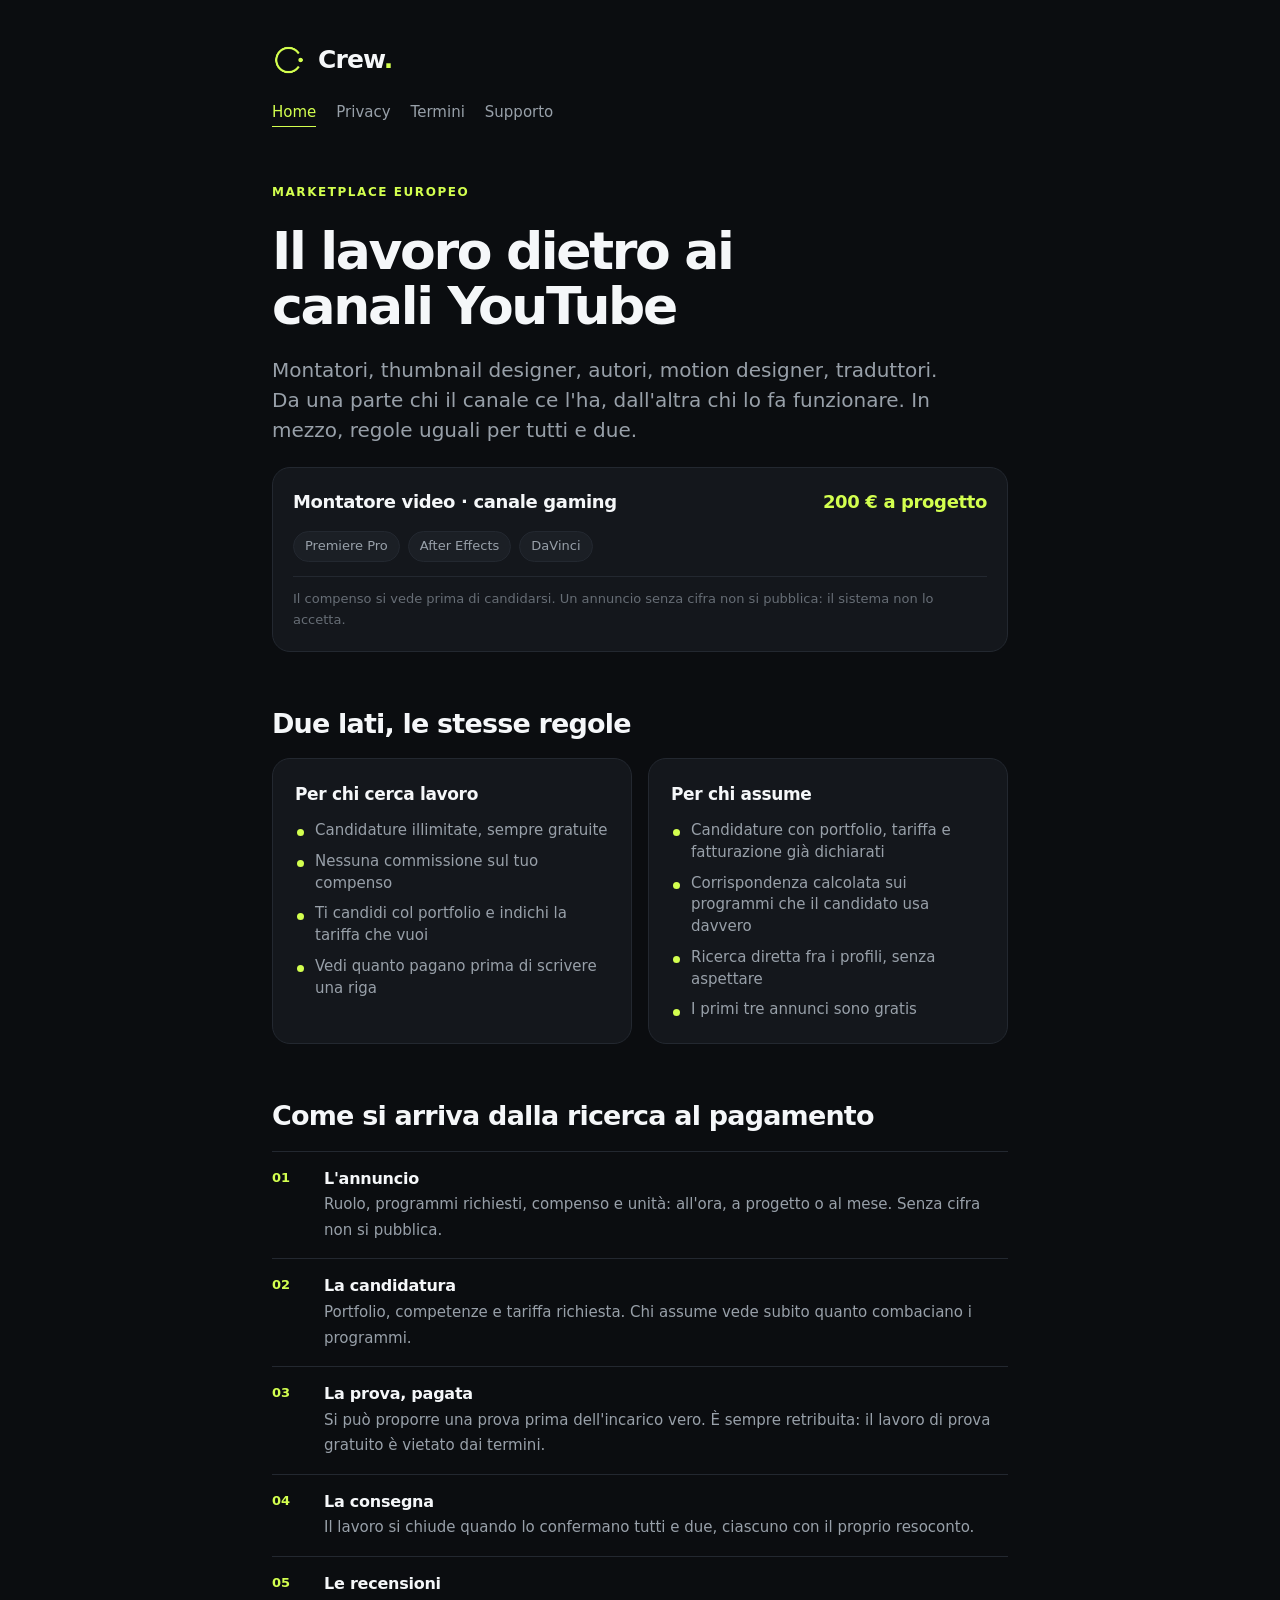
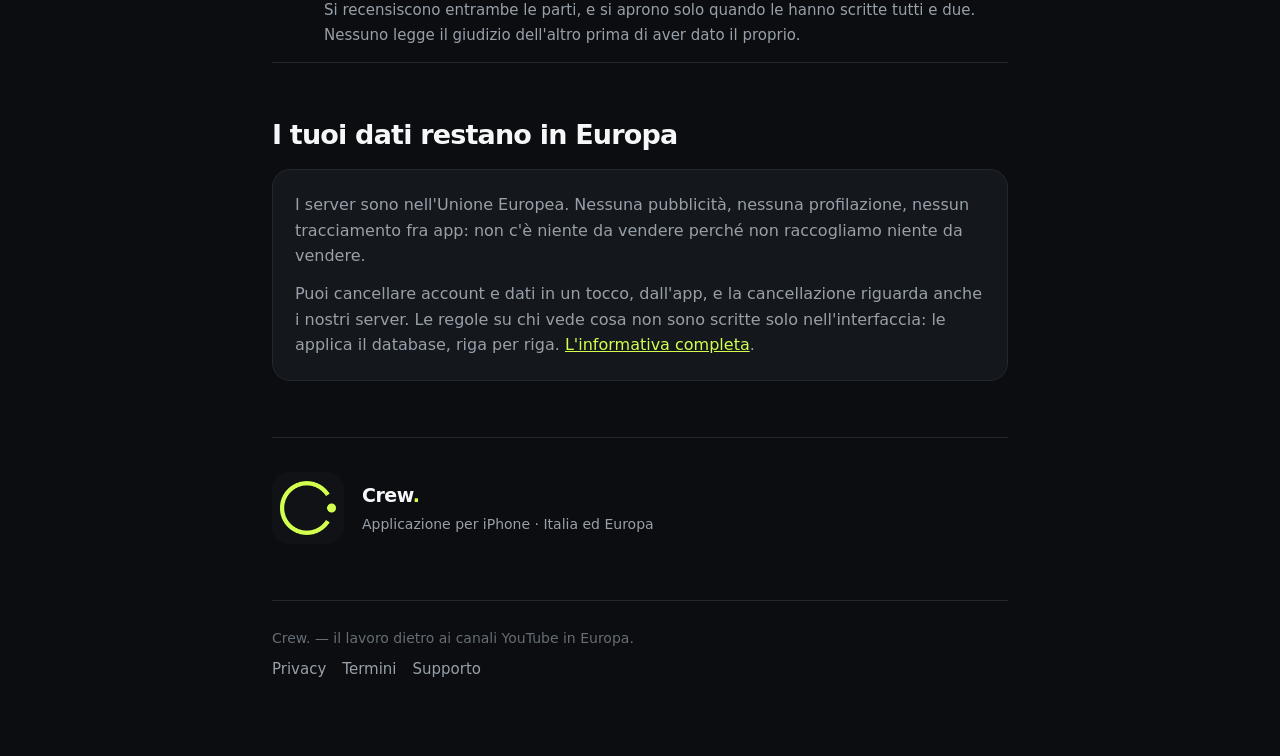
<file: index.html>
<!DOCTYPE html>
<html lang="it">
<head>
<meta charset="utf-8">
<meta name="viewport" content="width=device-width, initial-scale=1">
<title>Crew. — Il lavoro dietro ai canali YouTube in Europa</title>
<meta name="description" content="Il marketplace europeo fra canali YouTube e professionisti. Compenso sempre in chiaro, fatturazione UE, recensioni da entrambe le parti. Per chi lavora è gratis, senza commissioni.">
<meta name="theme-color" content="#0b0d10">
<link rel="icon" href="mark.png">
<link rel="apple-touch-icon" href="logo.png">
<link rel="stylesheet" href="style.css?v=3">
</head>
<body>
<div class="wrap">

<header>
  <a class="brand" href="index.html"><img src="mark.png" alt=""><span>Crew<i>.</i></span></a>
  <nav>
    <a href="index.html" aria-current="page">Home</a>
    <a href="privacy.html">Privacy</a>
    <a href="termini.html">Termini</a>
    <a href="supporto.html">Supporto</a>
  </nav>
</header>

<div class="apertura">
  <p class="occhiello">Marketplace europeo</p>
  <h1>Il lavoro dietro ai canali YouTube</h1>
  <p class="sommario">Montatori, thumbnail designer, autori, motion designer,
  traduttori. Da una parte chi il canale ce l'ha, dall'altra chi lo fa
  funzionare. In mezzo, regole uguali per tutti e due.</p>

  <div class="annuncio">
    <div class="riga">
      <h3>Montatore video · canale gaming</h3>
      <span class="compenso">200 € a progetto</span>
    </div>
    <div class="strumenti">
      <span>Premiere Pro</span>
      <span>After Effects</span>
      <span>DaVinci</span>
    </div>
    <footer>Il compenso si vede prima di candidarsi. Un annuncio senza cifra
    non si pubblica: il sistema non lo accetta.</footer>
  </div>
</div>

<section>
  <h2>Due lati, le stesse regole</h2>
  <div class="lati">
    <div class="lato">
      <h3>Per chi cerca lavoro</h3>
      <ul>
        <li>Candidature illimitate, sempre gratuite</li>
        <li>Nessuna commissione sul tuo compenso</li>
        <li>Ti candidi col portfolio e indichi la tariffa che vuoi</li>
        <li>Vedi quanto pagano prima di scrivere una riga</li>
      </ul>
    </div>
    <div class="lato">
      <h3>Per chi assume</h3>
      <ul>
        <li>Candidature con portfolio, tariffa e fatturazione già dichiarati</li>
        <li>Corrispondenza calcolata sui programmi che il candidato usa davvero</li>
        <li>Ricerca diretta fra i profili, senza aspettare</li>
        <li>I primi tre annunci sono gratis</li>
      </ul>
    </div>
  </div>
</section>

<section>
  <h2>Come si arriva dalla ricerca al pagamento</h2>
  <ol class="flusso">
    <li><b>01</b><div>
      <strong>L'annuncio</strong>
      <span>Ruolo, programmi richiesti, compenso e unità: all'ora, a progetto
      o al mese. Senza cifra non si pubblica.</span>
    </div></li>
    <li><b>02</b><div>
      <strong>La candidatura</strong>
      <span>Portfolio, competenze e tariffa richiesta. Chi assume vede subito
      quanto combaciano i programmi.</span>
    </div></li>
    <li><b>03</b><div>
      <strong>La prova, pagata</strong>
      <span>Si può proporre una prova prima dell'incarico vero. È sempre
      retribuita: il lavoro di prova gratuito è vietato dai termini.</span>
    </div></li>
    <li><b>04</b><div>
      <strong>La consegna</strong>
      <span>Il lavoro si chiude quando lo confermano tutti e due, ciascuno
      con il proprio resoconto.</span>
    </div></li>
    <li><b>05</b><div>
      <strong>Le recensioni</strong>
      <span>Si recensiscono entrambe le parti, e si aprono solo quando le
      hanno scritte tutti e due. Nessuno legge il giudizio dell'altro prima
      di aver dato il proprio.</span>
    </div></li>
  </ol>
</section>

<section>
  <h2>I tuoi dati restano in Europa</h2>
  <div class="card">
    <p>I server sono nell'Unione Europea. Nessuna pubblicità, nessuna
    profilazione, nessun tracciamento fra app: non c'è niente da vendere
    perché non raccogliamo niente da vendere.</p>
    <p>Puoi cancellare account e dati in un tocco, dall'app, e la
    cancellazione riguarda anche i nostri server. Le regole su chi vede cosa
    non sono scritte solo nell'interfaccia: le applica il database, riga per
    riga. <a href="privacy.html">L'informativa completa</a>.</p>
  </div>
</section>

<div class="app">
  <img src="logo.png" alt="Il logo di Crew.">
  <div>
    <strong>Crew<em>.</em></strong>
    <span>Applicazione per iPhone · Italia ed Europa</span>
  </div>
</div>

<div class="chiusura">
  <span>Crew. — il lavoro dietro ai canali YouTube in Europa.</span>
  <nav>
    <a href="privacy.html">Privacy</a>
    <a href="termini.html">Termini</a>
    <a href="supporto.html">Supporto</a>
  </nav>
</div>

</div>
</body>
</html>
</file>
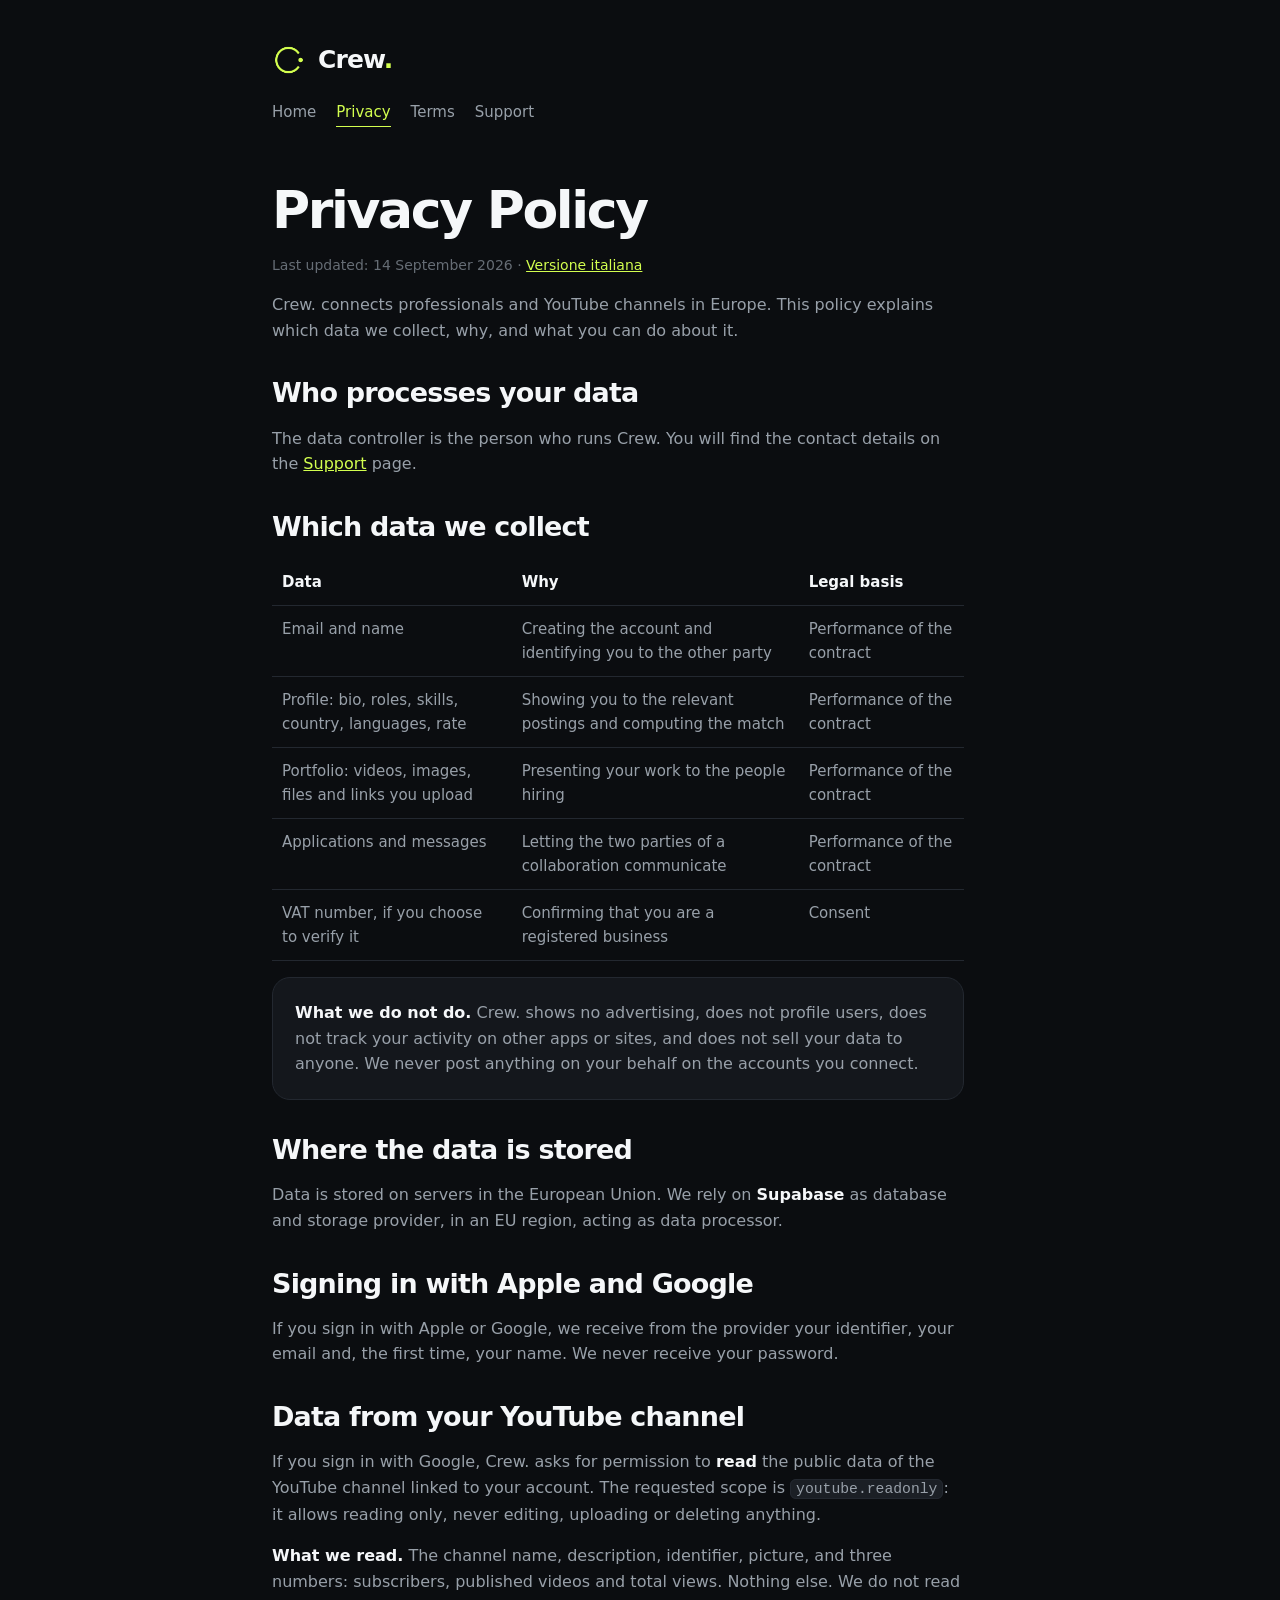
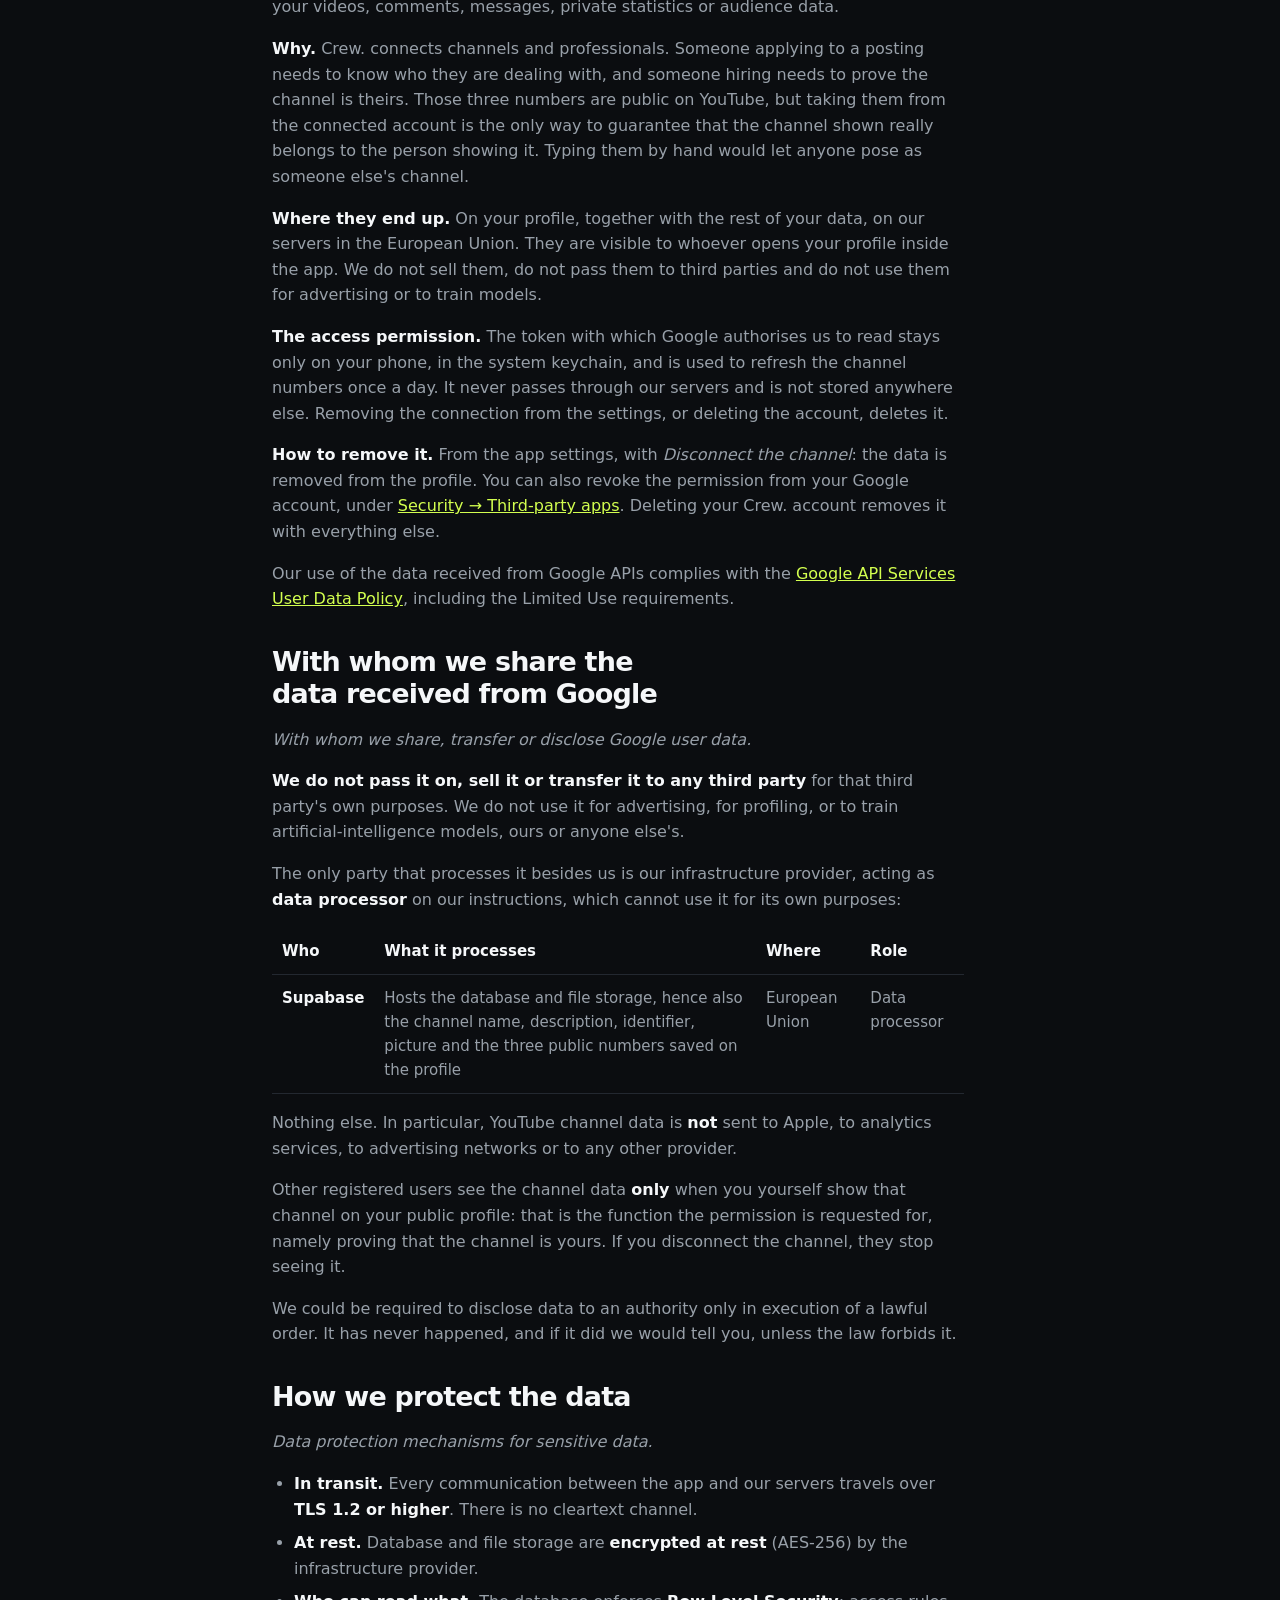
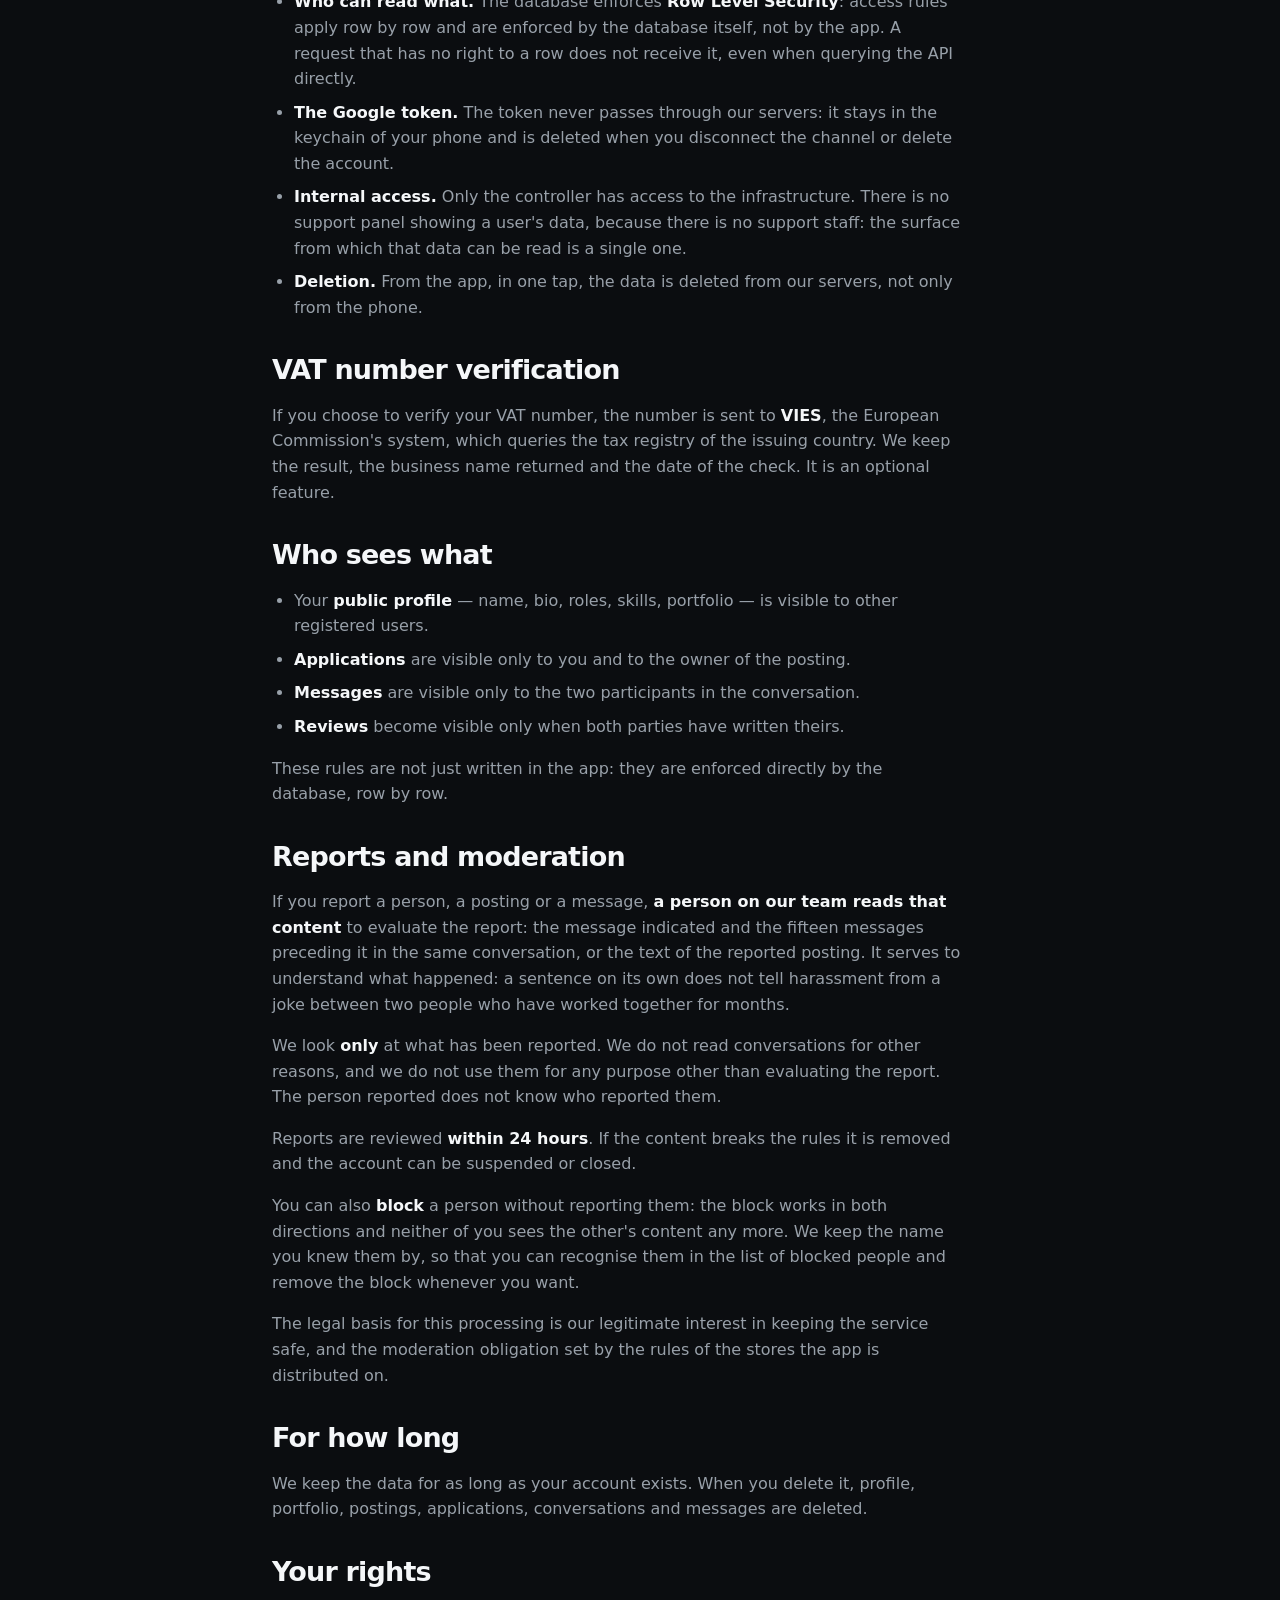
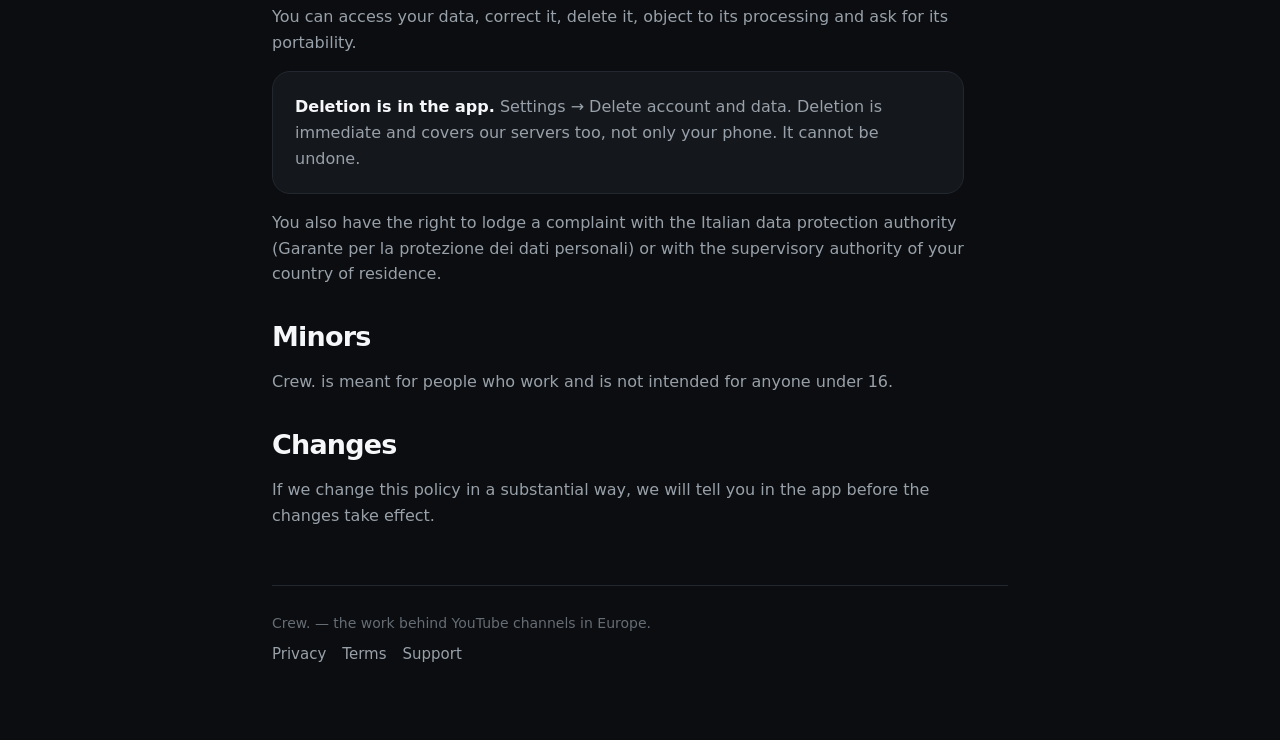
<file: privacy-en.html>
<!DOCTYPE html>
<html lang="en">
<head>
<meta charset="utf-8">
<meta name="viewport" content="width=device-width, initial-scale=1">
<title>Privacy Policy — Crew.</title>
<meta name="theme-color" content="#0b0d10">
<link rel="icon" href="mark.png">
<link rel="apple-touch-icon" href="logo.png">
<link rel="stylesheet" href="style.css?v=3">
</head>
<body>
<div class="wrap">

<header>
  <a class="brand" href="index.html"><img src="mark.png" alt=""><span>Crew<i>.</i></span></a>
  <nav>
    <a href="index.html">Home</a>
    <a href="privacy-en.html" aria-current="page">Privacy</a>
    <a href="terms.html">Terms</a>
    <a href="supporto.html">Support</a>
  </nav>
</header>

<div class="testo">

<h1>Privacy Policy</h1>
<p class="updated">Last updated: 14 September 2026 · <a href="privacy.html">Versione italiana</a></p>

<p>Crew. connects professionals and YouTube channels in Europe. This policy
explains which data we collect, why, and what you can do about it.</p>

<h2>Who processes your data</h2>
<p>The data controller is the person who runs Crew. You will find the contact
details on the <a href="supporto.html">Support</a> page.</p>

<h2>Which data we collect</h2>
<div class="tabella">
<table>
  <tr><th>Data</th><th>Why</th><th>Legal basis</th></tr>
  <tr>
    <td>Email and name</td>
    <td>Creating the account and identifying you to the other party</td>
    <td>Performance of the contract</td>
  </tr>
  <tr>
    <td>Profile: bio, roles, skills, country, languages, rate</td>
    <td>Showing you to the relevant postings and computing the match</td>
    <td>Performance of the contract</td>
  </tr>
  <tr>
    <td>Portfolio: videos, images, files and links you upload</td>
    <td>Presenting your work to the people hiring</td>
    <td>Performance of the contract</td>
  </tr>
  <tr>
    <td>Applications and messages</td>
    <td>Letting the two parties of a collaboration communicate</td>
    <td>Performance of the contract</td>
  </tr>
  <tr>
    <td>VAT number, if you choose to verify it</td>
    <td>Confirming that you are a registered business</td>
    <td>Consent</td>
  </tr>
</table>
</div>

<div class="card">
  <p><strong>What we do not do.</strong> Crew. shows no advertising, does not
  profile users, does not track your activity on other apps or sites, and does
  not sell your data to anyone. We never post anything on your behalf on the
  accounts you connect.</p>
</div>

<h2>Where the data is stored</h2>
<p>Data is stored on servers in the European Union. We rely on
<strong>Supabase</strong> as database and storage provider, in an EU region,
acting as data processor.</p>

<h2>Signing in with Apple and Google</h2>
<p>If you sign in with Apple or Google, we receive from the provider your
identifier, your email and, the first time, your name. We never receive your
password.</p>

<h2>Data from your YouTube channel</h2>
<p>If you sign in with Google, Crew. asks for permission to <strong>read</strong>
the public data of the YouTube channel linked to your account. The requested
scope is <code>youtube.readonly</code>: it allows reading only, never editing,
uploading or deleting anything.</p>

<p><strong>What we read.</strong> The channel name, description, identifier,
picture, and three numbers: subscribers, published videos and total views.
Nothing else. We do not read your videos, comments, messages, private
statistics or audience data.</p>

<p><strong>Why.</strong> Crew. connects channels and professionals. Someone
applying to a posting needs to know who they are dealing with, and someone
hiring needs to prove the channel is theirs. Those three numbers are public on
YouTube, but taking them from the connected account is the only way to
guarantee that the channel shown really belongs to the person showing it.
Typing them by hand would let anyone pose as someone else's channel.</p>

<p><strong>Where they end up.</strong> On your profile, together with the rest
of your data, on our servers in the European Union. They are visible to
whoever opens your profile inside the app. We do not sell them, do not pass
them to third parties and do not use them for advertising or to train
models.</p>

<p><strong>The access permission.</strong> The token with which Google
authorises us to read stays only on your phone, in the system keychain, and is
used to refresh the channel numbers once a day. It never passes through our
servers and is not stored anywhere else. Removing the connection from the
settings, or deleting the account, deletes it.</p>

<p><strong>How to remove it.</strong> From the app settings, with
<em>Disconnect the channel</em>: the data is removed from the profile. You can
also revoke the permission from your Google account, under
<a href="https://myaccount.google.com/permissions">Security → Third-party
apps</a>. Deleting your Crew. account removes it with everything else.</p>

<p>Our use of the data received from Google APIs complies with the
<a href="https://developers.google.com/terms/api-services-user-data-policy">Google
API Services User Data Policy</a>, including the Limited Use requirements.</p>

<h2>With whom we share the data received from Google</h2>
<p><em>With whom we share, transfer or disclose Google user data.</em></p>

<p><strong>We do not pass it on, sell it or transfer it to any third
party</strong> for that third party's own purposes. We do not use it for
advertising, for profiling, or to train artificial-intelligence models, ours
or anyone else's.</p>

<p>The only party that processes it besides us is our infrastructure provider,
acting as <strong>data processor</strong> on our instructions, which cannot use
it for its own purposes:</p>

<div class="tabella">
<table>
  <tr><th>Who</th><th>What it processes</th><th>Where</th><th>Role</th></tr>
  <tr>
    <td><strong>Supabase</strong></td>
    <td>Hosts the database and file storage, hence also the channel name,
        description, identifier, picture and the three public numbers saved
        on the profile</td>
    <td>European Union</td>
    <td>Data processor</td>
  </tr>
</table>
</div>

<p>Nothing else. In particular, YouTube channel data is <strong>not</strong>
sent to Apple, to analytics services, to advertising networks or to any other
provider.</p>

<p>Other registered users see the channel data <strong>only</strong> when you
yourself show that channel on your public profile: that is the function the
permission is requested for, namely proving that the channel is yours. If you
disconnect the channel, they stop seeing it.</p>

<p>We could be required to disclose data to an authority only in execution of a
lawful order. It has never happened, and if it did we would tell you, unless
the law forbids it.</p>

<h2>How we protect the data</h2>
<p><em>Data protection mechanisms for sensitive data.</em></p>

<ul>
  <li><strong>In transit.</strong> Every communication between the app and our
      servers travels over <strong>TLS 1.2 or higher</strong>. There is no
      cleartext channel.</li>
  <li><strong>At rest.</strong> Database and file storage are
      <strong>encrypted at rest</strong> (AES-256) by the infrastructure
      provider.</li>
  <li><strong>Who can read what.</strong> The database enforces
      <strong>Row Level Security</strong>: access rules apply row by row and
      are enforced by the database itself, not by the app. A request that has
      no right to a row does not receive it, even when querying the API
      directly.</li>
  <li><strong>The Google token.</strong> The token never passes through our
      servers: it stays in the keychain of your phone and is deleted when you
      disconnect the channel or delete the account.</li>
  <li><strong>Internal access.</strong> Only the controller has access to the
      infrastructure. There is no support panel showing a user's data, because
      there is no support staff: the surface from which that data can be read
      is a single one.</li>
  <li><strong>Deletion.</strong> From the app, in one tap, the data is deleted
      from our servers, not only from the phone.</li>
</ul>

<h2>VAT number verification</h2>
<p>If you choose to verify your VAT number, the number is sent to
<strong>VIES</strong>, the European Commission's system, which queries the tax
registry of the issuing country. We keep the result, the business name
returned and the date of the check. It is an optional feature.</p>

<h2>Who sees what</h2>
<ul>
  <li>Your <strong>public profile</strong> — name, bio, roles, skills,
      portfolio — is visible to other registered users.</li>
  <li><strong>Applications</strong> are visible only to you and to the owner of
      the posting.</li>
  <li><strong>Messages</strong> are visible only to the two participants in the
      conversation.</li>
  <li><strong>Reviews</strong> become visible only when both parties have
      written theirs.</li>
</ul>
<p>These rules are not just written in the app: they are enforced directly by
the database, row by row.</p>

<h2>Reports and moderation</h2>
<p>If you report a person, a posting or a message, <strong>a person on our team
reads that content</strong> to evaluate the report: the message indicated and
the fifteen messages preceding it in the same conversation, or the text of the
reported posting. It serves to understand what happened: a sentence on its own
does not tell harassment from a joke between two people who have worked
together for months.</p>
<p>We look <strong>only</strong> at what has been reported. We do not read
conversations for other reasons, and we do not use them for any purpose other
than evaluating the report. The person reported does not know who reported
them.</p>
<p>Reports are reviewed <strong>within 24 hours</strong>. If the content breaks
the rules it is removed and the account can be suspended or closed.</p>
<p>You can also <strong>block</strong> a person without reporting them: the
block works in both directions and neither of you sees the other's content any
more. We keep the name you knew them by, so that you can recognise them in the
list of blocked people and remove the block whenever you want.</p>
<p>The legal basis for this processing is our legitimate interest in keeping
the service safe, and the moderation obligation set by the rules of the stores
the app is distributed on.</p>

<h2>For how long</h2>
<p>We keep the data for as long as your account exists. When you delete it,
profile, portfolio, postings, applications, conversations and messages are
deleted.</p>

<h2>Your rights</h2>
<p>You can access your data, correct it, delete it, object to its processing
and ask for its portability.</p>
<div class="card">
  <p><strong>Deletion is in the app.</strong> Settings → Delete account and
  data. Deletion is immediate and covers our servers too, not only your phone.
  It cannot be undone.</p>
</div>
<p>You also have the right to lodge a complaint with the Italian data
protection authority (Garante per la protezione dei dati personali) or with the
supervisory authority of your country of residence.</p>

<h2>Minors</h2>
<p>Crew. is meant for people who work and is not intended for anyone under
16.</p>

<h2>Changes</h2>
<p>If we change this policy in a substantial way, we will tell you in the app
before the changes take effect.</p>

</div>

<div class="chiusura">
  <span>Crew. — the work behind YouTube channels in Europe.</span>
  <nav>
    <a href="privacy-en.html">Privacy</a>
    <a href="terms.html">Terms</a>
    <a href="supporto.html">Support</a>
  </nav>
</div>

</div>
</body>
</html>
</file>
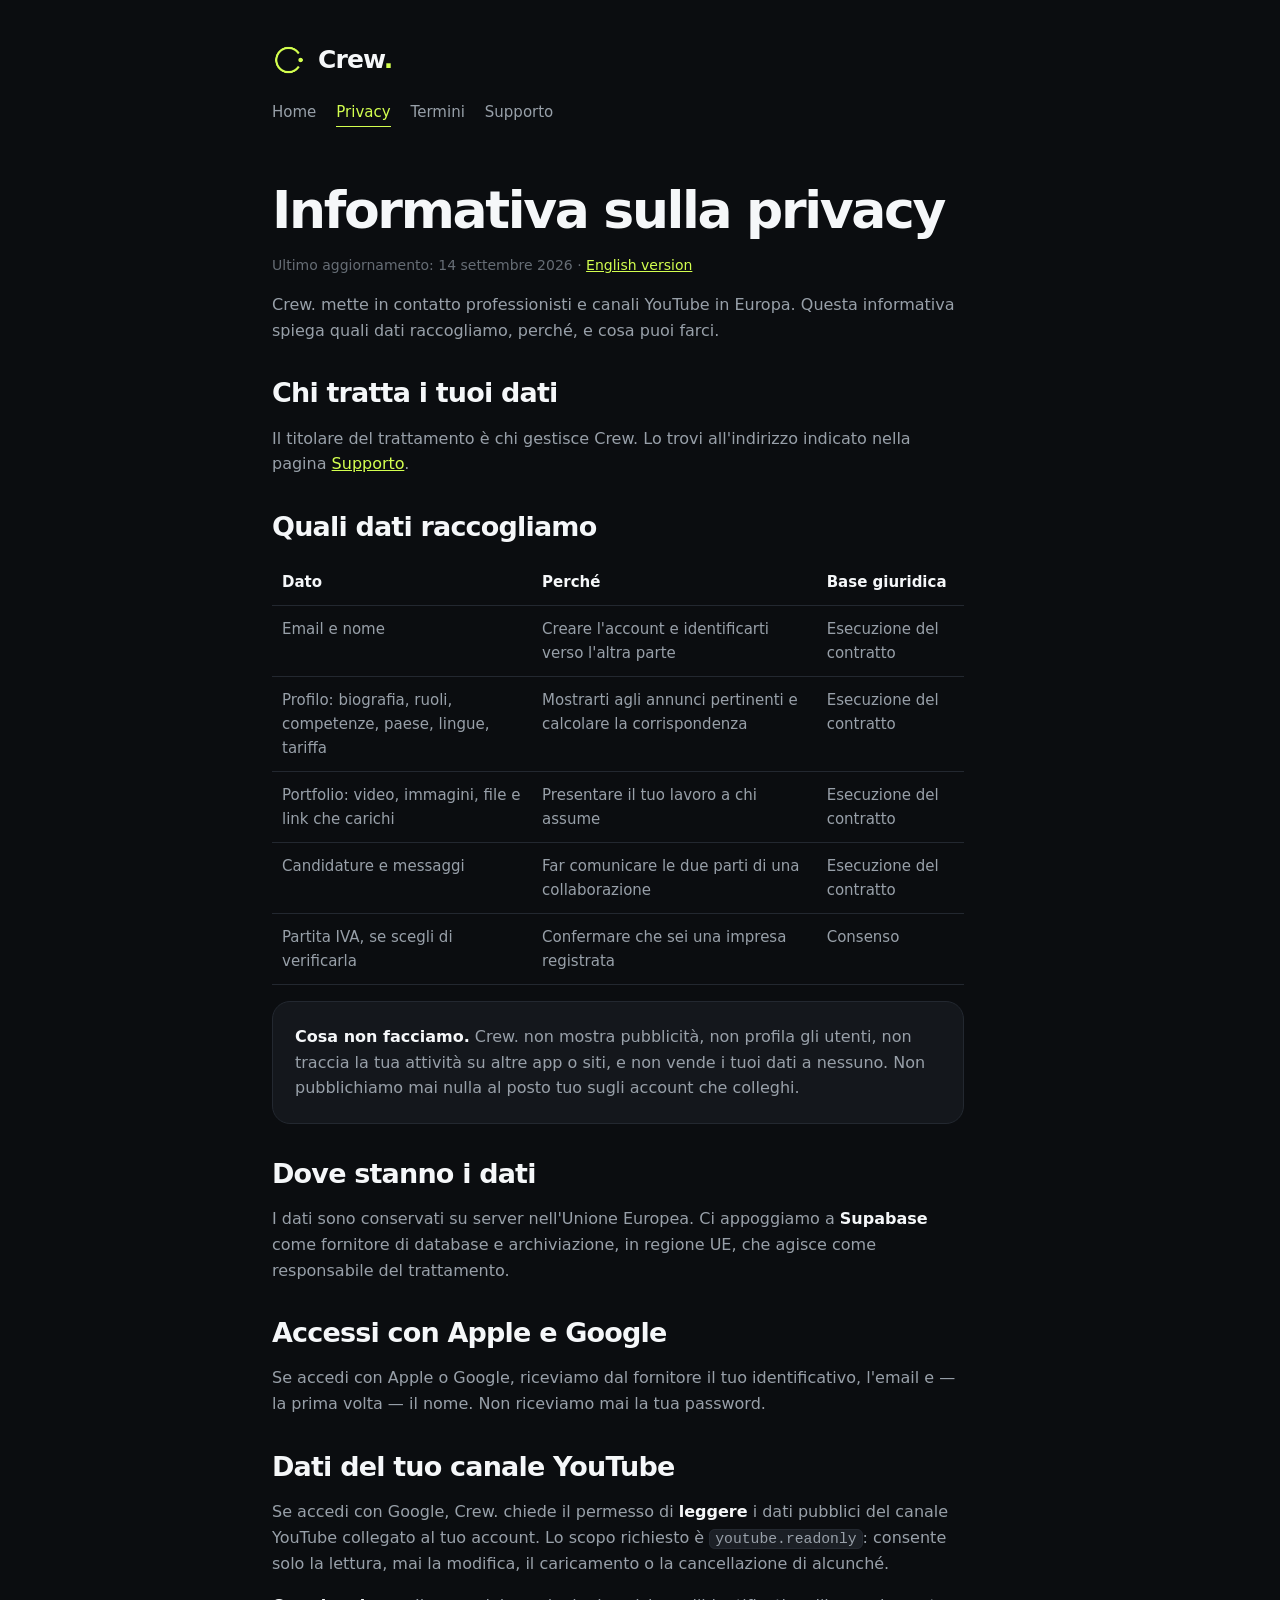
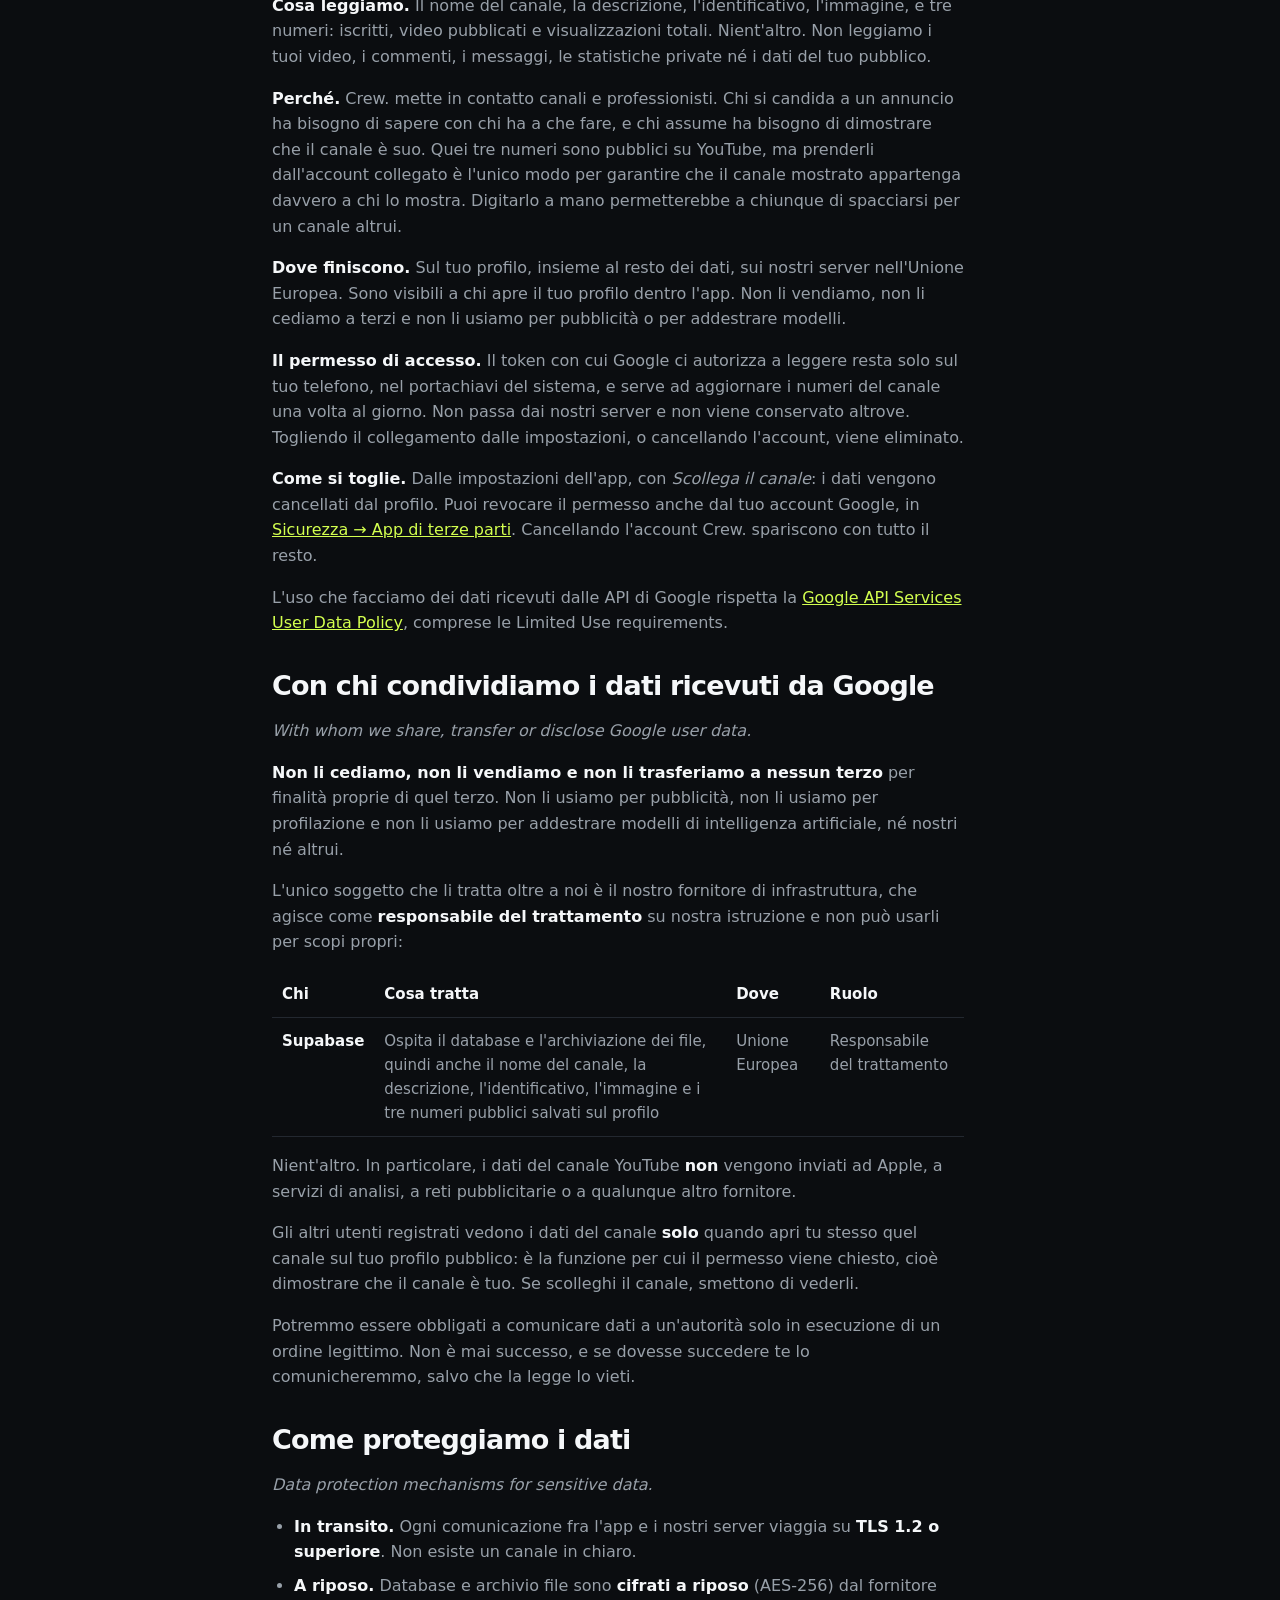
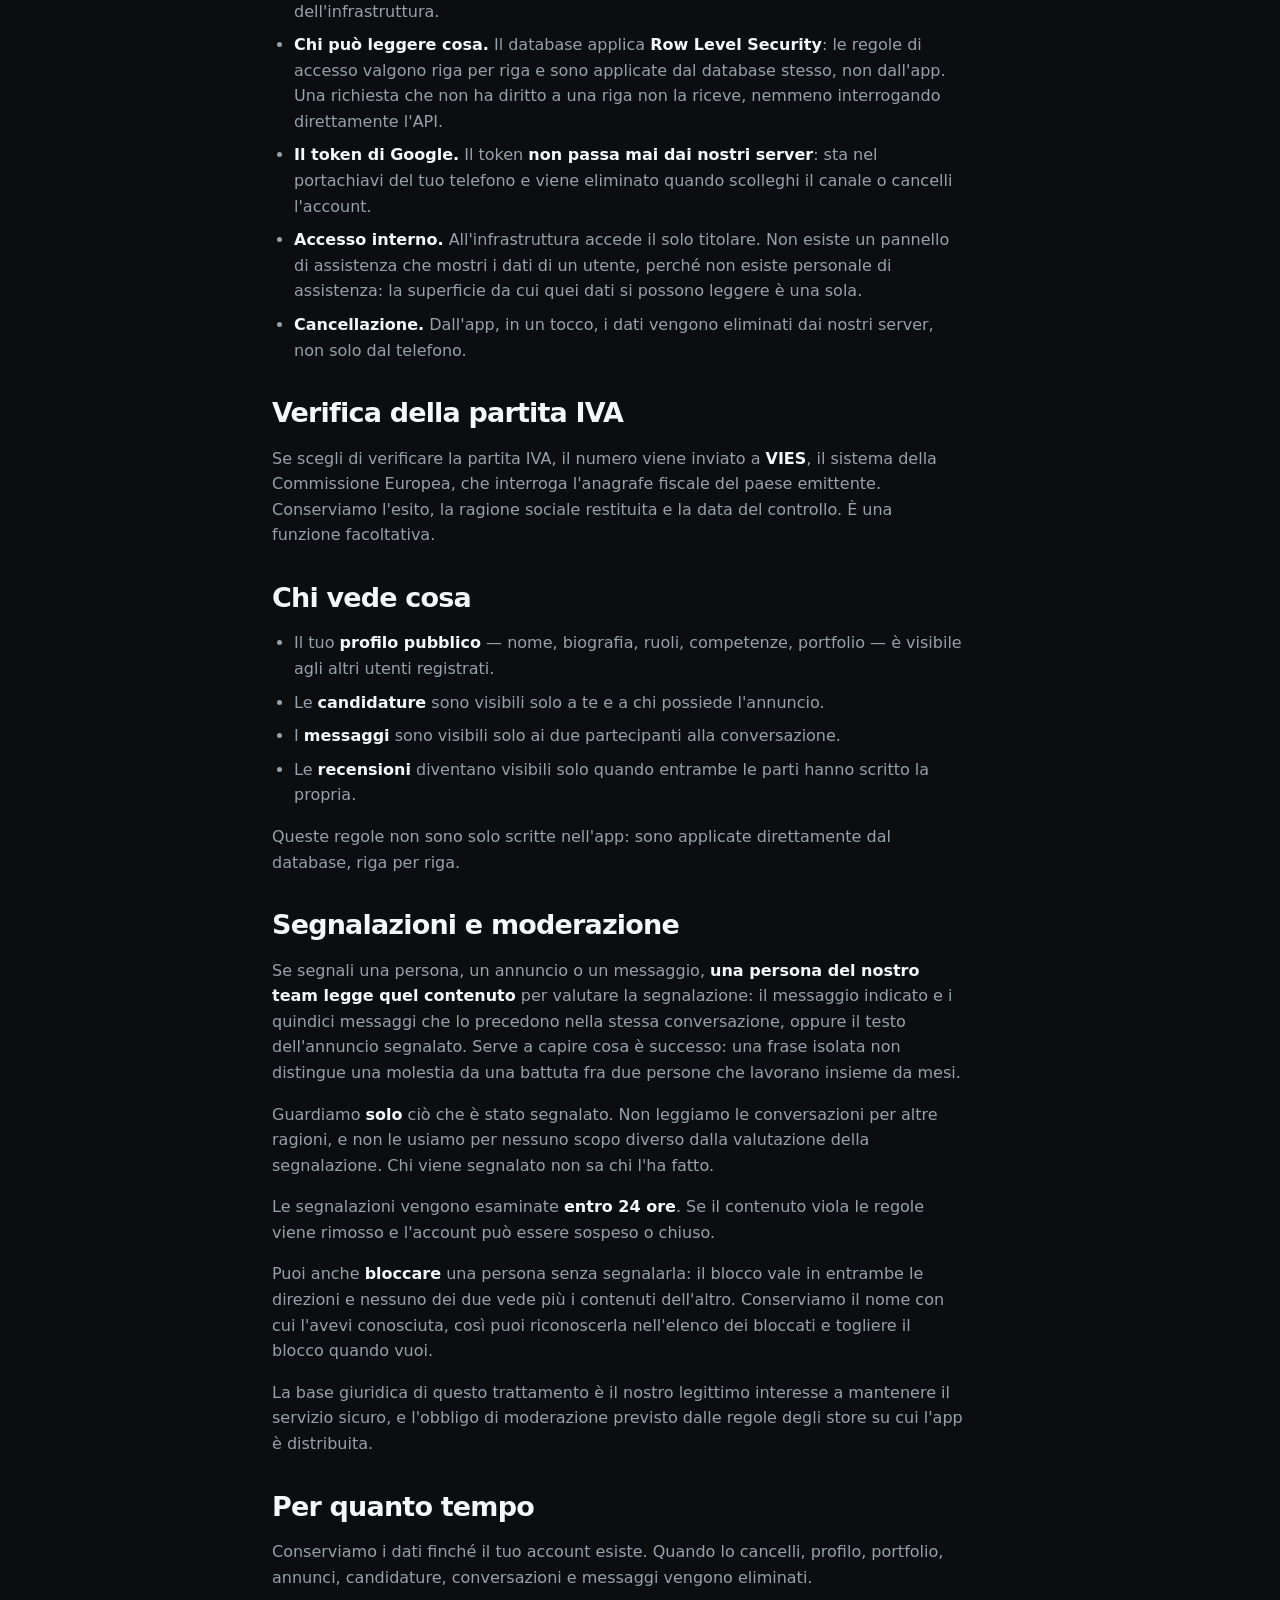
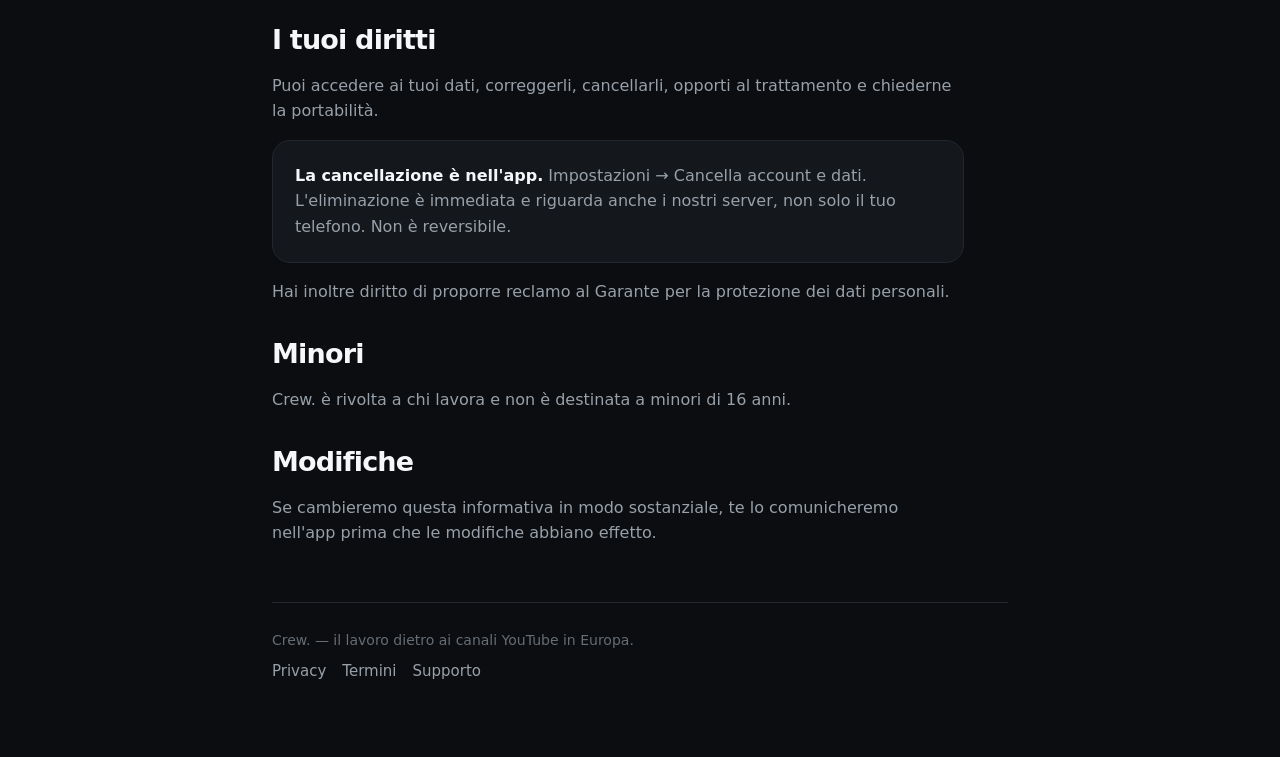
<file: privacy.html>
<!DOCTYPE html>
<html lang="it">
<head>
<meta charset="utf-8">
<meta name="viewport" content="width=device-width, initial-scale=1">
<title>Privacy — Crew.</title>
<meta name="theme-color" content="#0b0d10">
<link rel="icon" href="mark.png">
<link rel="apple-touch-icon" href="logo.png">
<link rel="stylesheet" href="style.css?v=3">
</head>
<body>
<div class="wrap">

<header>
  <a class="brand" href="index.html"><img src="mark.png" alt=""><span>Crew<i>.</i></span></a>
  <nav>
    <a href="index.html">Home</a>
    <a href="privacy.html" aria-current="page">Privacy</a>
    <a href="termini.html">Termini</a>
    <a href="supporto.html">Supporto</a>
  </nav>
</header>

<div class="testo">

<h1>Informativa sulla privacy</h1>
<p class="updated">Ultimo aggiornamento: 14 settembre 2026 · <a href="privacy-en.html">English version</a></p>

<p>Crew. mette in contatto professionisti e canali YouTube in Europa. Questa
informativa spiega quali dati raccogliamo, perché, e cosa puoi farci.</p>

<h2>Chi tratta i tuoi dati</h2>
<p>Il titolare del trattamento è chi gestisce Crew. Lo trovi
all'indirizzo indicato nella pagina <a href="supporto.html">Supporto</a>.</p>

<h2>Quali dati raccogliamo</h2>
<div class="tabella">
<table>
  <tr><th>Dato</th><th>Perché</th><th>Base giuridica</th></tr>
  <tr>
    <td>Email e nome</td>
    <td>Creare l'account e identificarti verso l'altra parte</td>
    <td>Esecuzione del contratto</td>
  </tr>
  <tr>
    <td>Profilo: biografia, ruoli, competenze, paese, lingue, tariffa</td>
    <td>Mostrarti agli annunci pertinenti e calcolare la corrispondenza</td>
    <td>Esecuzione del contratto</td>
  </tr>
  <tr>
    <td>Portfolio: video, immagini, file e link che carichi</td>
    <td>Presentare il tuo lavoro a chi assume</td>
    <td>Esecuzione del contratto</td>
  </tr>
  <tr>
    <td>Candidature e messaggi</td>
    <td>Far comunicare le due parti di una collaborazione</td>
    <td>Esecuzione del contratto</td>
  </tr>
  <tr>
    <td>Partita IVA, se scegli di verificarla</td>
    <td>Confermare che sei una impresa registrata</td>
    <td>Consenso</td>
  </tr>
</table>
</div>

<div class="card">
  <p><strong>Cosa non facciamo.</strong> Crew. non mostra pubblicità, non
  profila gli utenti, non traccia la tua attività su altre app o siti, e non
  vende i tuoi dati a nessuno. Non pubblichiamo mai nulla al posto tuo sugli
  account che colleghi.</p>
</div>

<h2>Dove stanno i dati</h2>
<p>I dati sono conservati su server nell'Unione Europea. Ci appoggiamo a
<strong>Supabase</strong> come fornitore di database e archiviazione, in
regione UE, che agisce come responsabile del trattamento.</p>

<h2>Accessi con Apple e Google</h2>
<p>Se accedi con Apple o Google, riceviamo dal fornitore il tuo
identificativo, l'email e — la prima volta — il nome. Non riceviamo mai la
tua password.</p>

<h2>Dati del tuo canale YouTube</h2>
<p>Se accedi con Google, Crew. chiede il permesso di <strong>leggere</strong>
i dati pubblici del canale YouTube collegato al tuo account. Lo scopo
richiesto è <code>youtube.readonly</code>: consente solo la lettura, mai la
modifica, il caricamento o la cancellazione di alcunché.</p>

<p><strong>Cosa leggiamo.</strong> Il nome del canale, la descrizione,
l'identificativo, l'immagine, e tre numeri: iscritti, video pubblicati e
visualizzazioni totali. Nient'altro. Non leggiamo i tuoi video, i commenti,
i messaggi, le statistiche private né i dati del tuo pubblico.</p>

<p><strong>Perché.</strong> Crew. mette in contatto canali e professionisti.
Chi si candida a un annuncio ha bisogno di sapere con chi ha a che fare, e
chi assume ha bisogno di dimostrare che il canale è suo. Quei tre numeri
sono pubblici su YouTube, ma prenderli dall'account collegato è l'unico modo
per garantire che il canale mostrato appartenga davvero a chi lo mostra.
Digitarlo a mano permetterebbe a chiunque di spacciarsi per un canale
altrui.</p>

<p><strong>Dove finiscono.</strong> Sul tuo profilo, insieme al resto
dei dati, sui nostri server nell'Unione Europea. Sono visibili a chi apre il
tuo profilo dentro l'app. Non li vendiamo, non li cediamo a terzi e non li
usiamo per pubblicità o per addestrare modelli.</p>

<p><strong>Il permesso di accesso.</strong> Il token con cui Google ci
autorizza a leggere resta solo sul tuo telefono, nel portachiavi del
sistema, e serve ad aggiornare i numeri del canale una volta al giorno.
Non passa dai nostri server e non viene conservato altrove. Togliendo il
collegamento dalle impostazioni, o cancellando l'account, viene
eliminato.</p>

<p><strong>Come si toglie.</strong> Dalle impostazioni dell'app, con
<em>Scollega il canale</em>: i dati vengono cancellati dal profilo. Puoi
revocare il permesso anche dal tuo account Google, in
<a href="https://myaccount.google.com/permissions">Sicurezza → App di terze
parti</a>. Cancellando l'account Crew. spariscono con tutto il resto.</p>

<p>L'uso che facciamo dei dati ricevuti dalle API di Google rispetta la
<a href="https://developers.google.com/terms/api-services-user-data-policy">Google
API Services User Data Policy</a>, comprese le Limited Use requirements.</p>

<h2>Con chi condividiamo i dati ricevuti da Google</h2>
<p><em>With whom we share, transfer or disclose Google user data.</em></p>

<p><strong>Non li cediamo, non li vendiamo e non li trasferiamo a nessun
terzo</strong> per finalità proprie di quel terzo. Non li usiamo per
pubblicità, non li usiamo per profilazione e non li usiamo per addestrare
modelli di intelligenza artificiale, né nostri né altrui.</p>

<p>L'unico soggetto che li tratta oltre a noi è il nostro fornitore di
infrastruttura, che agisce come <strong>responsabile del trattamento</strong>
su nostra istruzione e non può usarli per scopi propri:</p>

<div class="tabella">
<table>
  <tr><th>Chi</th><th>Cosa tratta</th><th>Dove</th><th>Ruolo</th></tr>
  <tr>
    <td><strong>Supabase</strong></td>
    <td>Ospita il database e l'archiviazione dei file, quindi anche il nome
        del canale, la descrizione, l'identificativo, l'immagine e i tre
        numeri pubblici salvati sul profilo</td>
    <td>Unione Europea</td>
    <td>Responsabile del trattamento</td>
  </tr>
</table>
</div>

<p>Nient'altro. In particolare, i dati del canale YouTube <strong>non</strong>
vengono inviati ad Apple, a servizi di analisi, a reti pubblicitarie o a
qualunque altro fornitore.</p>

<p>Gli altri utenti registrati vedono i dati del canale <strong>solo</strong>
quando apri tu stesso quel canale sul tuo profilo pubblico: è la funzione per
cui il permesso viene chiesto, cioè dimostrare che il canale è tuo. Se
scolleghi il canale, smettono di vederli.</p>

<p>Potremmo essere obbligati a comunicare dati a un'autorità solo in
esecuzione di un ordine legittimo. Non è mai successo, e se dovesse succedere
te lo comunicheremmo, salvo che la legge lo vieti.</p>

<h2>Come proteggiamo i dati</h2>
<p><em>Data protection mechanisms for sensitive data.</em></p>

<ul>
  <li><strong>In transito.</strong> Ogni comunicazione fra l'app e i nostri
      server viaggia su <strong>TLS 1.2 o superiore</strong>. Non esiste un
      canale in chiaro.</li>
  <li><strong>A riposo.</strong> Database e archivio file sono
      <strong>cifrati a riposo</strong> (AES-256) dal fornitore
      dell'infrastruttura.</li>
  <li><strong>Chi può leggere cosa.</strong> Il database applica
      <strong>Row Level Security</strong>: le regole di accesso valgono riga
      per riga e sono applicate dal database stesso, non dall'app. Una
      richiesta che non ha diritto a una riga non la riceve, nemmeno
      interrogando direttamente l'API.</li>
  <li><strong>Il token di Google.</strong> Il token <strong>non passa mai dai
      nostri server</strong>: sta nel portachiavi del tuo telefono e viene
      eliminato quando scolleghi il canale o cancelli l'account.</li>
  <li><strong>Accesso interno.</strong> All'infrastruttura accede il solo
      titolare. Non esiste un pannello di assistenza che mostri i dati di un
      utente, perché non esiste personale di assistenza: la superficie da cui
      quei dati si possono leggere è una sola.</li>
  <li><strong>Cancellazione.</strong> Dall'app, in un tocco, i dati vengono
      eliminati dai nostri server, non solo dal telefono.</li>
</ul>

<h2>Verifica della partita IVA</h2>
<p>Se scegli di verificare la partita IVA, il numero viene inviato a
<strong>VIES</strong>, il sistema della Commissione Europea, che interroga
l'anagrafe fiscale del paese emittente. Conserviamo l'esito, la ragione
sociale restituita e la data del controllo. È una funzione facoltativa.</p>

<h2>Chi vede cosa</h2>
<ul>
  <li>Il tuo <strong>profilo pubblico</strong> — nome, biografia, ruoli,
      competenze, portfolio — è visibile agli altri utenti registrati.</li>
  <li>Le <strong>candidature</strong> sono visibili solo a te e a chi possiede
      l'annuncio.</li>
  <li>I <strong>messaggi</strong> sono visibili solo ai due partecipanti alla
      conversazione.</li>
  <li>Le <strong>recensioni</strong> diventano visibili solo quando entrambe le
      parti hanno scritto la propria.</li>
</ul>
<p>Queste regole non sono solo scritte nell'app: sono applicate direttamente
dal database, riga per riga.</p>

<h2>Segnalazioni e moderazione</h2>
<p>Se segnali una persona, un annuncio o un messaggio, <strong>una persona del nostro team
legge quel contenuto</strong> per valutare la segnalazione: il messaggio
indicato e i quindici messaggi che lo precedono nella stessa conversazione,
oppure il testo dell'annuncio segnalato. Serve a capire cosa è successo: una
frase isolata non distingue una molestia da una battuta fra due persone che
lavorano insieme da mesi.</p>
<p>Guardiamo <strong>solo</strong> ciò che è stato segnalato. Non leggiamo le
conversazioni per altre ragioni, e non le usiamo per nessuno scopo diverso
dalla valutazione della segnalazione. Chi viene segnalato non sa chi l'ha
fatto.</p>
<p>Le segnalazioni vengono esaminate <strong>entro 24 ore</strong>. Se il
contenuto viola le regole viene rimosso e l'account può essere sospeso o
chiuso.</p>
<p>Puoi anche <strong>bloccare</strong> una persona senza segnalarla: il blocco
vale in entrambe le direzioni e nessuno dei due vede più i contenuti
dell'altro. Conserviamo il nome con cui l'avevi conosciuta, così puoi
riconoscerla nell'elenco dei bloccati e togliere il blocco quando vuoi.</p>
<p>La base giuridica di questo trattamento è il nostro legittimo interesse a
mantenere il servizio sicuro, e l'obbligo di moderazione previsto dalle regole
degli store su cui l'app è distribuita.</p>

<h2>Per quanto tempo</h2>
<p>Conserviamo i dati finché il tuo account esiste. Quando lo cancelli, profilo,
portfolio, annunci, candidature, conversazioni e messaggi vengono eliminati.</p>

<h2>I tuoi diritti</h2>
<p>Puoi accedere ai tuoi dati, correggerli, cancellarli, opporti al trattamento
e chiederne la portabilità.</p>
<div class="card">
  <p><strong>La cancellazione è nell'app.</strong> Impostazioni → Cancella
  account e dati. L'eliminazione è immediata e riguarda anche i nostri server,
  non solo il tuo telefono. Non è reversibile.</p>
</div>
<p>Hai inoltre diritto di proporre reclamo al Garante per la protezione dei dati
personali.</p>

<h2>Minori</h2>
<p>Crew. è rivolta a chi lavora e non è destinata a minori di 16 anni.</p>

<h2>Modifiche</h2>
<p>Se cambieremo questa informativa in modo sostanziale, te lo comunicheremo
nell'app prima che le modifiche abbiano effetto.</p>

</div>

<div class="chiusura">
  <span>Crew. — il lavoro dietro ai canali YouTube in Europa.</span>
  <nav>
    <a href="privacy.html">Privacy</a>
    <a href="termini.html">Termini</a>
    <a href="supporto.html">Supporto</a>
  </nav>
</div>

</div>
</body>
</html>
</file>
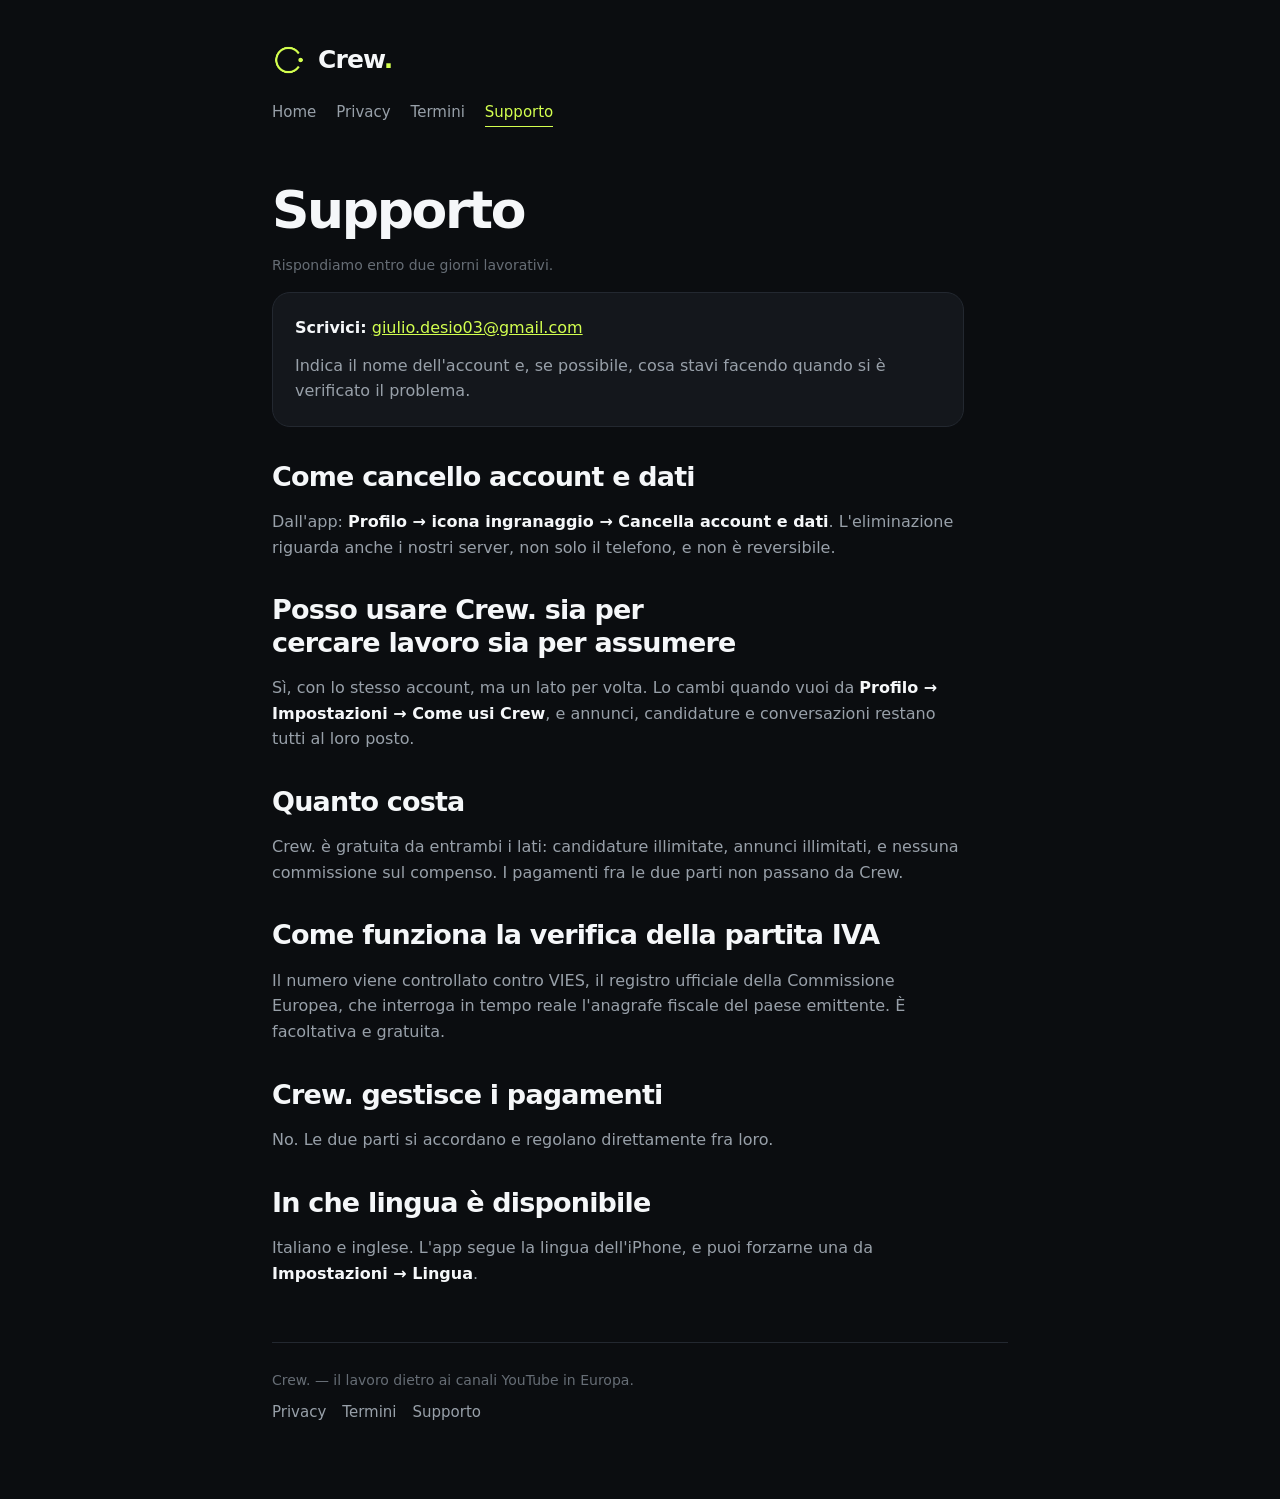
<file: supporto.html>
<!DOCTYPE html>
<html lang="it">
<head>
<meta charset="utf-8">
<meta name="viewport" content="width=device-width, initial-scale=1">
<title>Supporto — Crew.</title>
<meta name="theme-color" content="#0b0d10">
<link rel="icon" href="mark.png">
<link rel="apple-touch-icon" href="logo.png">
<link rel="stylesheet" href="style.css?v=3">
</head>
<body>
<div class="wrap">

<header>
  <a class="brand" href="index.html"><img src="mark.png" alt=""><span>Crew<i>.</i></span></a>
  <nav>
    <a href="index.html">Home</a>
    <a href="privacy.html">Privacy</a>
    <a href="termini.html">Termini</a>
    <a href="supporto.html" aria-current="page">Supporto</a>
  </nav>
</header>

<div class="testo">

<h1>Supporto</h1>
<p class="updated">Rispondiamo entro due giorni lavorativi.</p>

<div class="card">
  <p><strong>Scrivici:</strong>
  <a href="mailto:giulio.desio03@gmail.com">giulio.desio03@gmail.com</a></p>
  <p style="margin-bottom:0">Indica il nome dell'account e, se possibile, cosa
  stavi facendo quando si è verificato il problema.</p>
</div>

<h2>Come cancello account e dati</h2>
<p>Dall'app: <strong>Profilo → icona ingranaggio → Cancella account e dati</strong>.
L'eliminazione riguarda anche i nostri server, non solo il telefono, e non è
reversibile.</p>

<h2>Posso usare Crew. sia per cercare lavoro sia per assumere</h2>
<p>Sì, con lo stesso account, ma un lato per volta. Lo cambi quando vuoi da
<strong>Profilo → Impostazioni → Come usi Crew</strong>, e annunci, candidature
e conversazioni restano tutti al loro posto.</p>

<h2>Quanto costa</h2>
<p>Crew. è gratuita da entrambi i lati: candidature illimitate, annunci
illimitati, e nessuna commissione sul compenso. I pagamenti fra le due parti
non passano da Crew.</p>

<h2>Come funziona la verifica della partita IVA</h2>
<p>Il numero viene controllato contro VIES, il registro ufficiale della
Commissione Europea, che interroga in tempo reale l'anagrafe fiscale del paese
emittente. È facoltativa e gratuita.</p>

<h2>Crew. gestisce i pagamenti</h2>
<p>No. Le due parti si accordano e regolano direttamente fra loro.</p>

<h2>In che lingua è disponibile</h2>
<p>Italiano e inglese. L'app segue la lingua dell'iPhone, e puoi forzarne una da
<strong>Impostazioni → Lingua</strong>.</p>

</div>

<div class="chiusura">
  <span>Crew. — il lavoro dietro ai canali YouTube in Europa.</span>
  <nav>
    <a href="privacy.html">Privacy</a>
    <a href="termini.html">Termini</a>
    <a href="supporto.html">Supporto</a>
  </nav>
</div>

</div>
</body>
</html>
</file>
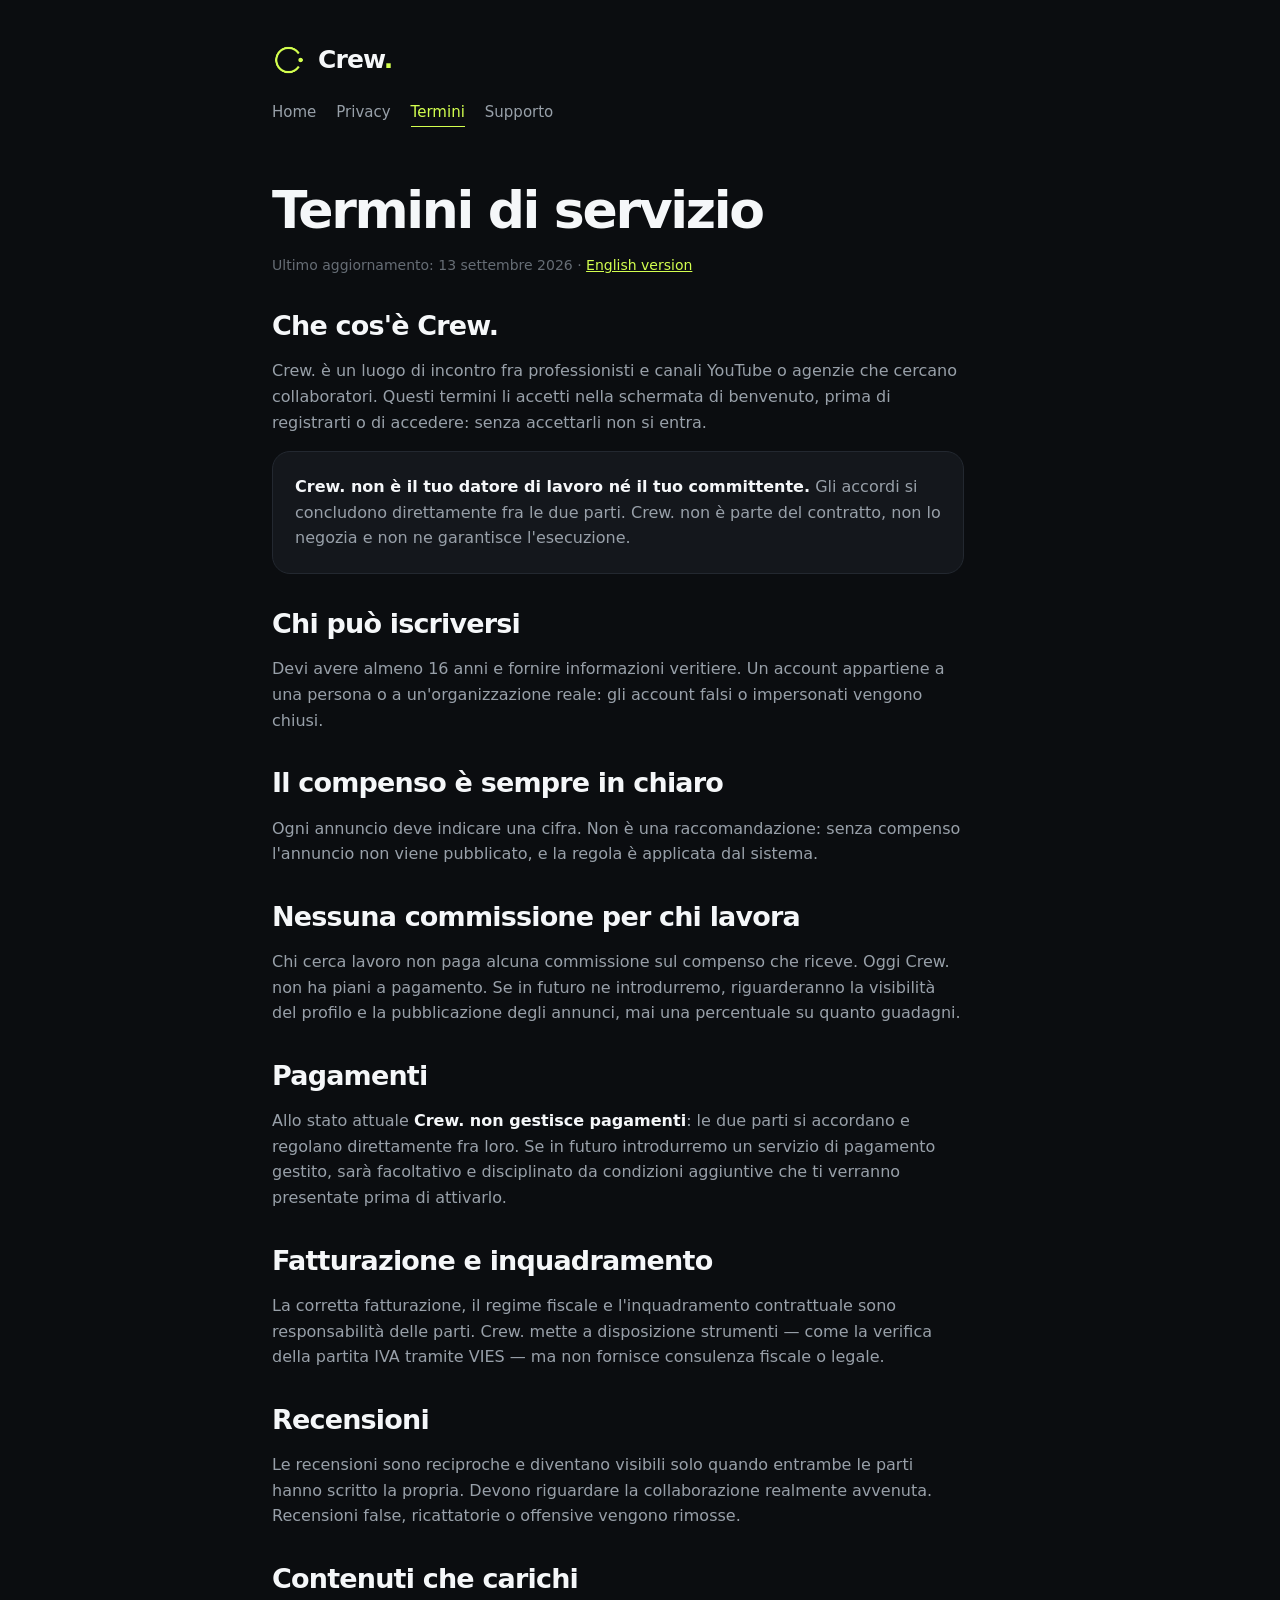
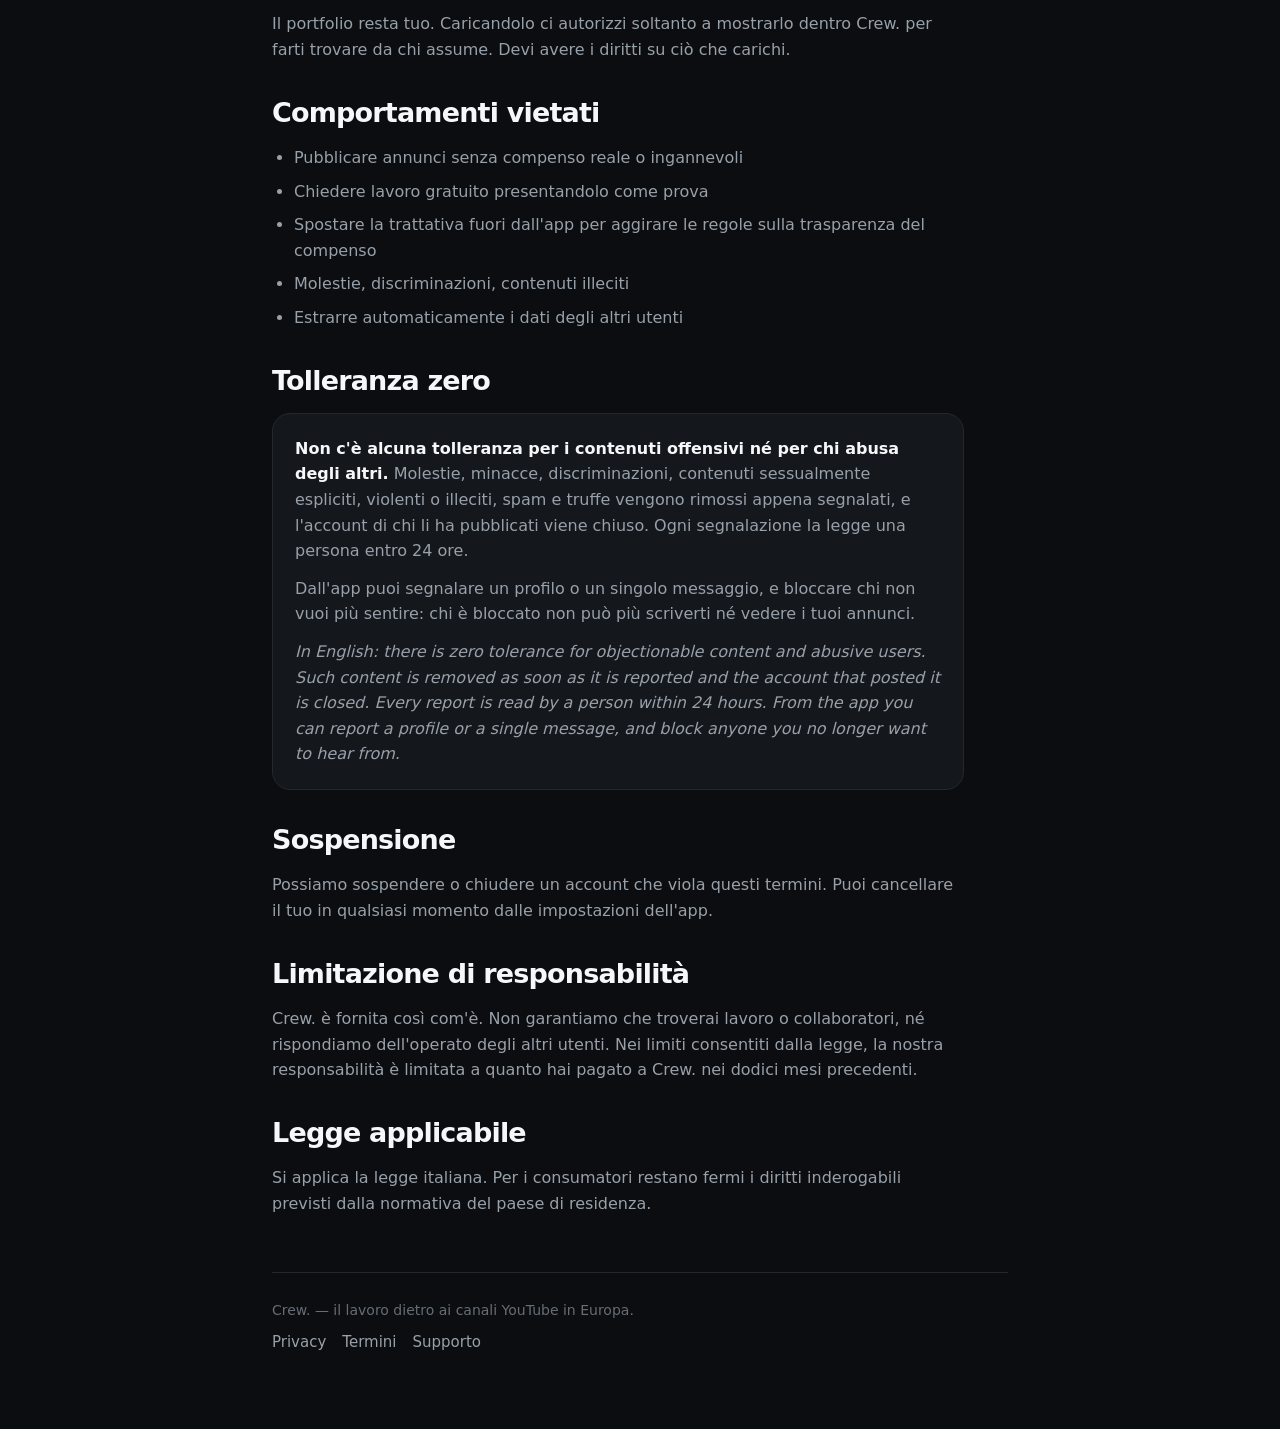
<file: termini.html>
<!DOCTYPE html>
<html lang="it">
<head>
<meta charset="utf-8">
<meta name="viewport" content="width=device-width, initial-scale=1">
<title>Termini di servizio — Crew.</title>
<meta name="theme-color" content="#0b0d10">
<link rel="icon" href="mark.png">
<link rel="apple-touch-icon" href="logo.png">
<link rel="stylesheet" href="style.css?v=3">
</head>
<body>
<div class="wrap">

<header>
  <a class="brand" href="index.html"><img src="mark.png" alt=""><span>Crew<i>.</i></span></a>
  <nav>
    <a href="index.html">Home</a>
    <a href="privacy.html">Privacy</a>
    <a href="termini.html" aria-current="page">Termini</a>
    <a href="supporto.html">Supporto</a>
  </nav>
</header>

<div class="testo">

<h1>Termini di servizio</h1>
<p class="updated">Ultimo aggiornamento: 13 settembre 2026 · <a href="terms.html">English version</a></p>

<h2>Che cos'è Crew.</h2>
<p>Crew. è un luogo di incontro fra professionisti e canali YouTube o agenzie che
cercano collaboratori. Questi termini li accetti nella schermata di benvenuto,
prima di registrarti o di accedere: senza accettarli non si entra.</p>

<div class="card">
  <p><strong>Crew. non è il tuo datore di lavoro né il tuo committente.</strong>
  Gli accordi si concludono direttamente fra le due parti. Crew. non è parte del
  contratto, non lo negozia e non ne garantisce l'esecuzione.</p>
</div>

<h2>Chi può iscriversi</h2>
<p>Devi avere almeno 16 anni e fornire informazioni veritiere. Un account
appartiene a una persona o a un'organizzazione reale: gli account falsi o
impersonati vengono chiusi.</p>

<h2>Il compenso è sempre in chiaro</h2>
<p>Ogni annuncio deve indicare una cifra. Non è una raccomandazione: senza
compenso l'annuncio non viene pubblicato, e la regola è applicata dal sistema.</p>

<h2>Nessuna commissione per chi lavora</h2>
<p>Chi cerca lavoro non paga alcuna commissione sul compenso che riceve. Oggi
Crew. non ha piani a pagamento. Se in futuro ne introdurremo, riguarderanno la
visibilità del profilo e la pubblicazione degli annunci, mai una percentuale su
quanto guadagni.</p>

<h2>Pagamenti</h2>
<p>Allo stato attuale <strong>Crew. non gestisce pagamenti</strong>: le due parti
si accordano e regolano direttamente fra loro. Se in futuro introdurremo un
servizio di pagamento gestito, sarà facoltativo e disciplinato da condizioni
aggiuntive che ti verranno presentate prima di attivarlo.</p>

<h2>Fatturazione e inquadramento</h2>
<p>La corretta fatturazione, il regime fiscale e l'inquadramento contrattuale
sono responsabilità delle parti. Crew. mette a disposizione strumenti — come la
verifica della partita IVA tramite VIES — ma non fornisce consulenza fiscale o
legale.</p>

<h2>Recensioni</h2>
<p>Le recensioni sono reciproche e diventano visibili solo quando entrambe le
parti hanno scritto la propria. Devono riguardare la collaborazione realmente
avvenuta. Recensioni false, ricattatorie o offensive vengono rimosse.</p>

<h2>Contenuti che carichi</h2>
<p>Il portfolio resta tuo. Caricandolo ci autorizzi soltanto a mostrarlo dentro
Crew. per farti trovare da chi assume. Devi avere i diritti su ciò che carichi.</p>

<h2>Comportamenti vietati</h2>
<ul>
  <li>Pubblicare annunci senza compenso reale o ingannevoli</li>
  <li>Chiedere lavoro gratuito presentandolo come prova</li>
  <li>Spostare la trattativa fuori dall'app per aggirare le regole sulla
      trasparenza del compenso</li>
  <li>Molestie, discriminazioni, contenuti illeciti</li>
  <li>Estrarre automaticamente i dati degli altri utenti</li>
</ul>

<h2>Tolleranza zero</h2>
<div class="card">
  <p><strong>Non c'è alcuna tolleranza per i contenuti offensivi né per chi abusa
  degli altri.</strong> Molestie, minacce, discriminazioni, contenuti sessualmente
  espliciti, violenti o illeciti, spam e truffe vengono rimossi appena segnalati,
  e l'account di chi li ha pubblicati viene chiuso. Ogni segnalazione la legge una
  persona entro 24 ore.</p>
  <p>Dall'app puoi segnalare un profilo o un singolo messaggio, e bloccare chi non
  vuoi più sentire: chi è bloccato non può più scriverti né vedere i tuoi
  annunci.</p>
  <p lang="en"><em>In English: there is zero tolerance for objectionable content
  and abusive users. Such content is removed as soon as it is reported and the
  account that posted it is closed. Every report is read by a person within 24
  hours. From the app you can report a profile or a single message, and block
  anyone you no longer want to hear from.</em></p>
</div>

<h2>Sospensione</h2>
<p>Possiamo sospendere o chiudere un account che viola questi termini. Puoi
cancellare il tuo in qualsiasi momento dalle impostazioni dell'app.</p>

<h2>Limitazione di responsabilità</h2>
<p>Crew. è fornita così com'è. Non garantiamo che troverai lavoro o
collaboratori, né rispondiamo dell'operato degli altri utenti. Nei limiti
consentiti dalla legge, la nostra responsabilità è limitata a quanto hai pagato
a Crew. nei dodici mesi precedenti.</p>

<h2>Legge applicabile</h2>
<p>Si applica la legge italiana. Per i consumatori restano fermi i diritti
inderogabili previsti dalla normativa del paese di residenza.</p>

</div>

<div class="chiusura">
  <span>Crew. — il lavoro dietro ai canali YouTube in Europa.</span>
  <nav>
    <a href="privacy.html">Privacy</a>
    <a href="termini.html">Termini</a>
    <a href="supporto.html">Supporto</a>
  </nav>
</div>

</div>
</body>
</html>
</file>
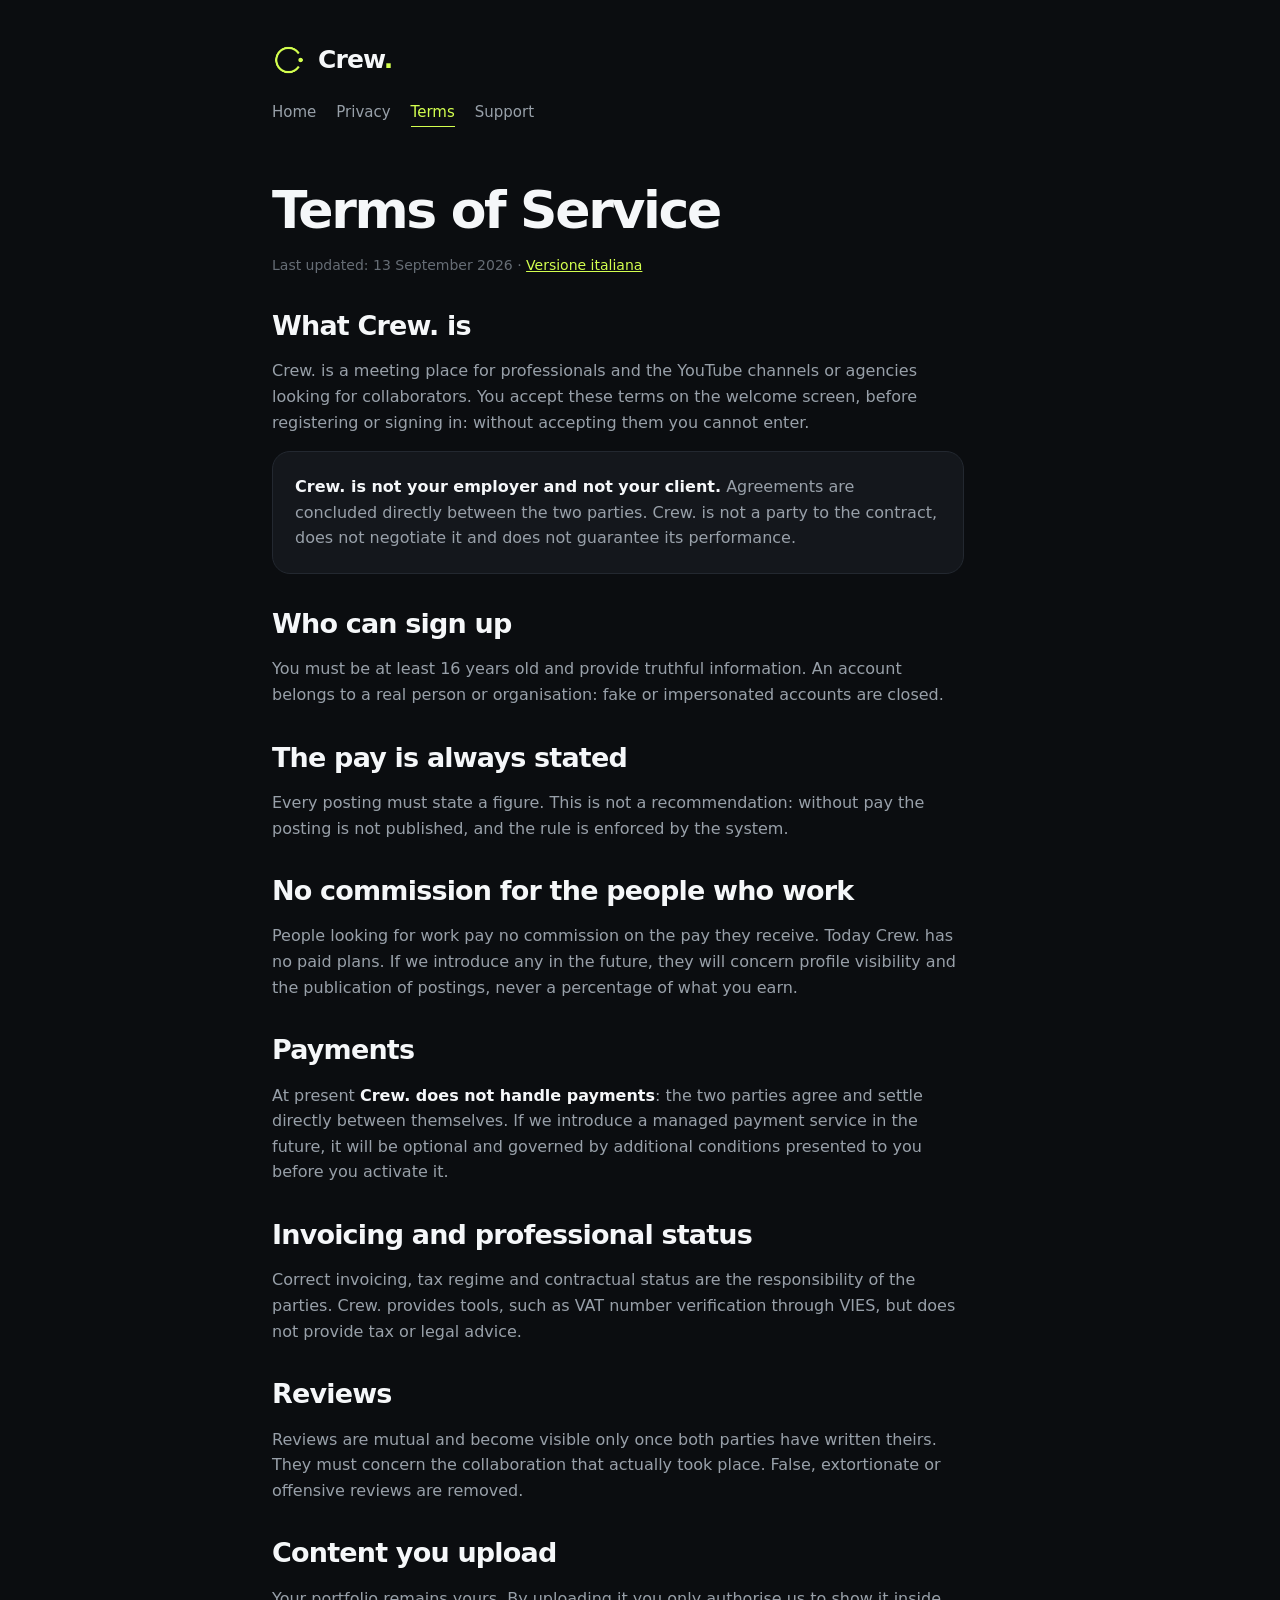
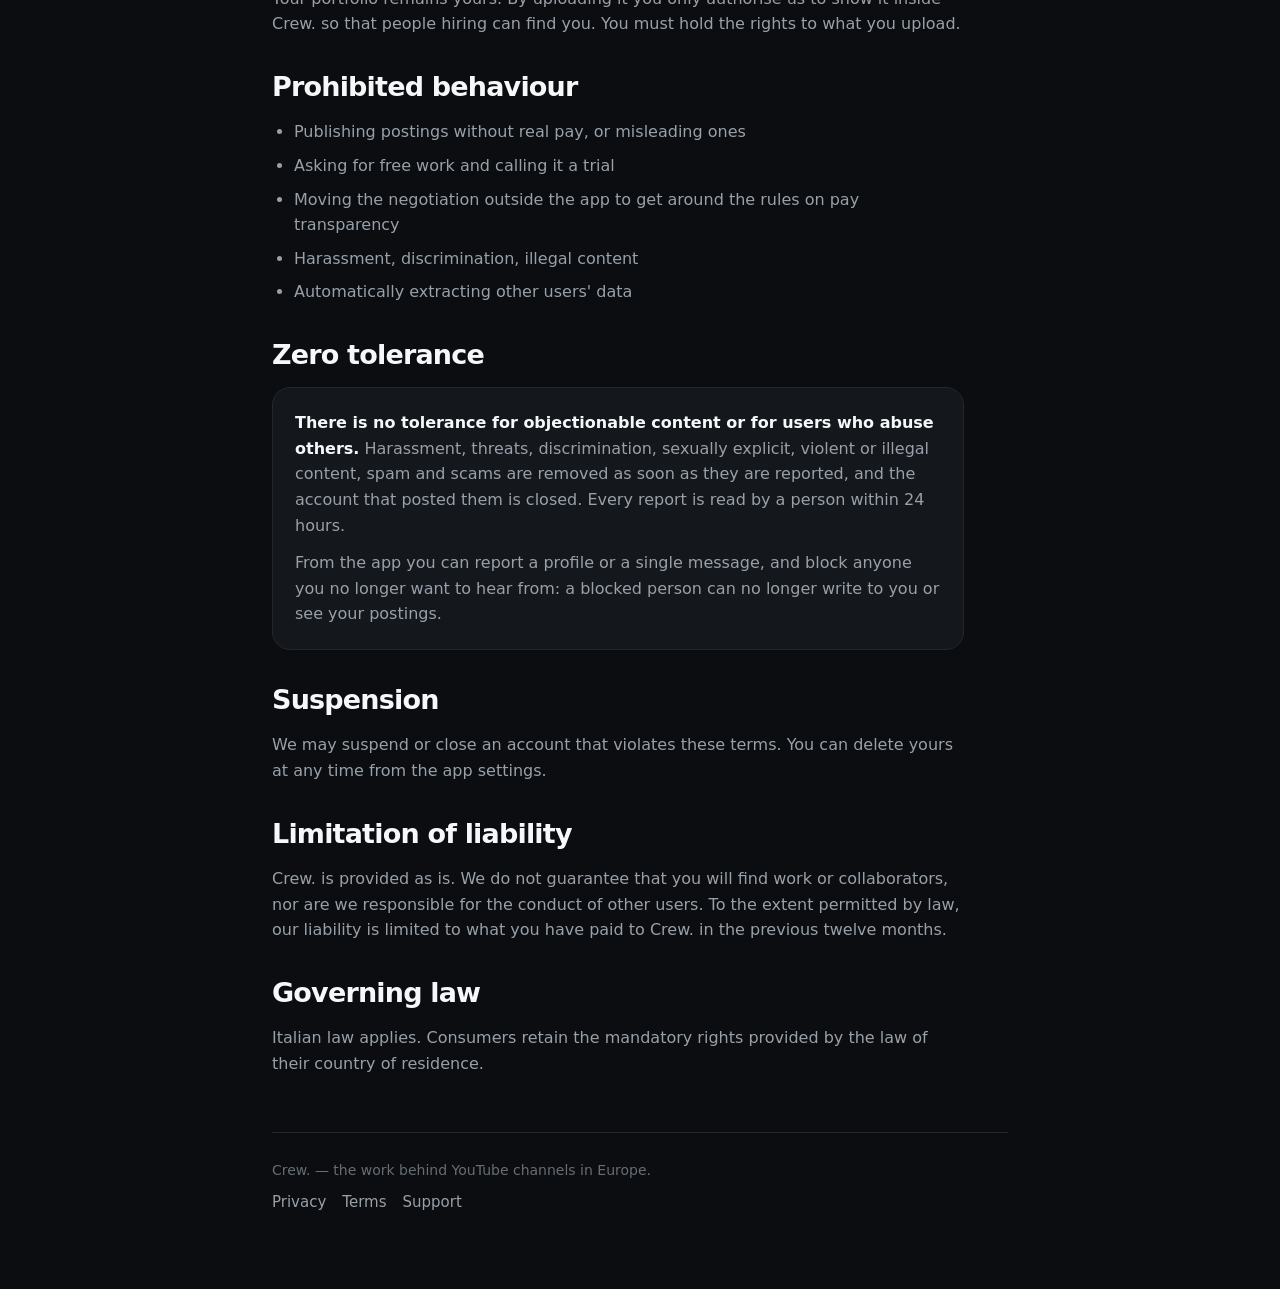
<file: terms.html>
<!DOCTYPE html>
<html lang="en">
<head>
<meta charset="utf-8">
<meta name="viewport" content="width=device-width, initial-scale=1">
<title>Terms of Service — Crew.</title>
<meta name="theme-color" content="#0b0d10">
<link rel="icon" href="mark.png">
<link rel="apple-touch-icon" href="logo.png">
<link rel="stylesheet" href="style.css?v=3">
</head>
<body>
<div class="wrap">

<header>
  <a class="brand" href="index.html"><img src="mark.png" alt=""><span>Crew<i>.</i></span></a>
  <nav>
    <a href="index.html">Home</a>
    <a href="privacy.html">Privacy</a>
    <a href="terms.html" aria-current="page">Terms</a>
    <a href="supporto.html">Support</a>
  </nav>
</header>

<div class="testo">

<h1>Terms of Service</h1>
<p class="updated">Last updated: 13 September 2026 · <a href="termini.html">Versione italiana</a></p>

<h2>What Crew. is</h2>
<p>Crew. is a meeting place for professionals and the YouTube channels or agencies
looking for collaborators. You accept these terms on the welcome screen, before
registering or signing in: without accepting them you cannot enter.</p>

<div class="card">
  <p><strong>Crew. is not your employer and not your client.</strong>
  Agreements are concluded directly between the two parties. Crew. is not a party
  to the contract, does not negotiate it and does not guarantee its performance.</p>
</div>

<h2>Who can sign up</h2>
<p>You must be at least 16 years old and provide truthful information. An account
belongs to a real person or organisation: fake or impersonated accounts are
closed.</p>

<h2>The pay is always stated</h2>
<p>Every posting must state a figure. This is not a recommendation: without pay
the posting is not published, and the rule is enforced by the system.</p>

<h2>No commission for the people who work</h2>
<p>People looking for work pay no commission on the pay they receive. Today
Crew. has no paid plans. If we introduce any in the future, they will concern
profile visibility and the publication of postings, never a percentage of what
you earn.</p>

<h2>Payments</h2>
<p>At present <strong>Crew. does not handle payments</strong>: the two parties
agree and settle directly between themselves. If we introduce a managed payment
service in the future, it will be optional and governed by additional conditions
presented to you before you activate it.</p>

<h2>Invoicing and professional status</h2>
<p>Correct invoicing, tax regime and contractual status are the responsibility of
the parties. Crew. provides tools, such as VAT number verification through VIES,
but does not provide tax or legal advice.</p>

<h2>Reviews</h2>
<p>Reviews are mutual and become visible only once both parties have written
theirs. They must concern the collaboration that actually took place. False,
extortionate or offensive reviews are removed.</p>

<h2>Content you upload</h2>
<p>Your portfolio remains yours. By uploading it you only authorise us to show it
inside Crew. so that people hiring can find you. You must hold the rights to
what you upload.</p>

<h2>Prohibited behaviour</h2>
<ul>
  <li>Publishing postings without real pay, or misleading ones</li>
  <li>Asking for free work and calling it a trial</li>
  <li>Moving the negotiation outside the app to get around the rules on pay
      transparency</li>
  <li>Harassment, discrimination, illegal content</li>
  <li>Automatically extracting other users' data</li>
</ul>

<h2>Zero tolerance</h2>
<div class="card">
  <p><strong>There is no tolerance for objectionable content or for users who
  abuse others.</strong> Harassment, threats, discrimination, sexually explicit,
  violent or illegal content, spam and scams are removed as soon as they are
  reported, and the account that posted them is closed. Every report is read by
  a person within 24 hours.</p>
  <p>From the app you can report a profile or a single message, and block anyone
  you no longer want to hear from: a blocked person can no longer write to you
  or see your postings.</p>
</div>

<h2>Suspension</h2>
<p>We may suspend or close an account that violates these terms. You can delete
yours at any time from the app settings.</p>

<h2>Limitation of liability</h2>
<p>Crew. is provided as is. We do not guarantee that you will find work or
collaborators, nor are we responsible for the conduct of other users. To the
extent permitted by law, our liability is limited to what you have paid to
Crew. in the previous twelve months.</p>

<h2>Governing law</h2>
<p>Italian law applies. Consumers retain the mandatory rights provided by the
law of their country of residence.</p>

</div>

<div class="chiusura">
  <span>Crew. — the work behind YouTube channels in Europe.</span>
  <nav>
    <a href="privacy.html">Privacy</a>
    <a href="terms.html">Terms</a>
    <a href="supporto.html">Support</a>
  </nav>
</div>

</div>
</body>
</html>
</file>
<file: style.css>
/* Crew. — foglio di stile del sito.

   Stessa palette dell'app: chi arriva qui dall'App Store deve riconoscere
   subito lo stesso prodotto. I grigi tirano appena verso il giallo-verde
   del marchio invece di essere grigi azzurrini da pannello di controllo:
   e' una differenza che non si nota da sola, ma tiene insieme la pagina. */

:root {
  --ground:  #0b0d10;
  --surface: #14171c;
  --raised:  #1b1f25;
  --line:    #232830;
  --text:    #f5f7f9;
  --muted:   #98a0a9;
  --dim:     #666d75;
  --lime:    #d3ff4f;
  --lime-ink:#0b0d10;

  --misura: 780px;
}

* { box-sizing: border-box; }

html { -webkit-text-size-adjust: 100%; }

body {
  margin: 0;
  background: var(--ground);
  color: var(--text);
  font-family: -apple-system, BlinkMacSystemFont, system-ui, "Segoe UI", sans-serif;
  line-height: 1.6;
  -webkit-font-smoothing: antialiased;
  text-rendering: optimizeLegibility;
}

/* Il ritmo verticale lo fa il contenitore, non i margini dei singoli
   elementi: cosi' non ci sono margini che si sommano o si mangiano. */
.wrap {
  max-width: var(--misura);
  margin: 0 auto;
  padding: 40px 22px 72px;
  display: flex;
  flex-direction: column;
  gap: 56px;
}

/* ---------------------------------------------------------- intestazione */

header {
  display: flex;
  flex-direction: column;
  gap: 20px;
}

.brand {
  display: inline-flex;
  align-items: center;
  gap: 12px;
  align-self: flex-start;
  font-size: 25px;
  font-weight: 800;
  letter-spacing: -0.035em;
  text-decoration: none;
  color: var(--text);
}
/* Il marchio ha lo sfondo trasparente: con un fondo suo si vedeva il
   quadrato piu' chiaro ritagliato sopra la pagina. */
.brand img {
  width: 34px;
  height: 34px;
  display: block;
}
/* Il nome sta tutto dentro un elemento solo: se il punto fosse figlio
   diretto del flex, il `gap` glielo staccherebbe dalla parola. E il punto
   e' il marchio, non puo' andarsene per conto suo. */
.brand i { color: var(--lime); font-style: normal; }

nav { display: flex; gap: 20px; flex-wrap: wrap; }
nav a {
  color: var(--muted);
  text-decoration: none;
  font-size: 15px;
  padding-bottom: 2px;
  border-bottom: 1px solid transparent;
}
nav a:hover { color: var(--text); }
nav a[aria-current="page"] { color: var(--lime); border-bottom-color: var(--lime); }

/* ------------------------------------------------------------- apertura */

.apertura { display: flex; flex-direction: column; gap: 22px; }

.occhiello {
  font-size: 12px;
  font-weight: 700;
  letter-spacing: 0.13em;
  text-transform: uppercase;
  color: var(--lime);
  margin: 0;
}

h1 {
  font-size: clamp(34px, 8vw, 52px);
  font-weight: 800;
  letter-spacing: -0.045em;
  line-height: 1.05;
  text-wrap: balance;
  margin: 0;
}

.sommario {
  font-size: clamp(17px, 4.4vw, 20px);
  line-height: 1.5;
  color: var(--muted);
  max-width: 34em;
  margin: 0;
}

/* L'annuncio d'esempio: la promessa del prodotto fatta vedere invece che
   raccontata. Il compenso e' la prima cosa che si legge, come nell'app. */
.annuncio {
  background: var(--surface);
  border: 1px solid var(--line);
  border-radius: 18px;
  padding: 20px;
  display: flex;
  flex-direction: column;
  gap: 14px;
}
.annuncio .riga {
  display: flex;
  align-items: baseline;
  justify-content: space-between;
  gap: 16px;
  flex-wrap: wrap;
}
.annuncio h3 {
  font-size: 18px;
  font-weight: 700;
  letter-spacing: -0.02em;
  margin: 0;
  color: var(--text);
}
.compenso {
  font-size: 18px;
  font-weight: 700;
  letter-spacing: -0.02em;
  color: var(--lime);
  font-variant-numeric: tabular-nums;
  white-space: nowrap;
}
.strumenti { display: flex; gap: 8px; flex-wrap: wrap; }
.strumenti span {
  font-size: 13px;
  color: var(--muted);
  background: var(--raised);
  border: 1px solid var(--line);
  border-radius: 999px;
  padding: 4px 11px;
}
.annuncio footer {
  all: unset;
  font-size: 13px;
  color: var(--dim);
  border-top: 1px solid var(--line);
  padding-top: 12px;
}

/* --------------------------------------------------------------- blocchi */

section { display: flex; flex-direction: column; gap: 18px; }

h2 {
  font-size: clamp(22px, 5vw, 27px);
  font-weight: 750;
  letter-spacing: -0.03em;
  line-height: 1.2;
  text-wrap: balance;
  margin: 0;
}

h3 { margin: 0; }

p { margin: 0; color: var(--muted); }
strong { color: var(--text); font-weight: 650; }
a { color: var(--lime); }

.lati {
  display: grid;
  grid-template-columns: repeat(auto-fit, minmax(268px, 1fr));
  gap: 16px;
}
.lato {
  background: var(--surface);
  border: 1px solid var(--line);
  border-radius: 18px;
  padding: 22px;
  display: flex;
  flex-direction: column;
  gap: 12px;
}
.lato h3 {
  font-size: 17px;
  font-weight: 700;
  letter-spacing: -0.02em;
  color: var(--text);
}
.lato ul { margin: 0; padding: 0; list-style: none; display: flex; flex-direction: column; gap: 9px; }
.lato li {
  color: var(--muted);
  font-size: 15px;
  line-height: 1.45;
  padding-left: 20px;
  position: relative;
}
.lato li::before {
  content: "";
  position: absolute;
  left: 2px;
  top: 0.62em;
  width: 7px;
  height: 7px;
  border-radius: 50%;
  background: var(--lime);
}

/* I numeri qui contano davvero: e' l'ordine in cui succedono le cose, e
   saltare un passaggio e' esattamente cio' che i termini vietano. */
.flusso { margin: 0; padding: 0; list-style: none; display: flex; flex-direction: column; gap: 2px; }
.flusso li {
  display: grid;
  grid-template-columns: 38px 1fr;
  gap: 14px;
  align-items: start;
  padding: 14px 0;
  border-top: 1px solid var(--line);
}
.flusso li:last-child { border-bottom: 1px solid var(--line); }
.flusso b {
  font-size: 13px;
  font-weight: 700;
  color: var(--lime);
  font-variant-numeric: tabular-nums;
  padding-top: 2px;
}
.flusso strong { display: block; font-size: 16px; letter-spacing: -0.015em; }
.flusso span { color: var(--muted); font-size: 15px; line-height: 1.45; }

.card {
  background: var(--surface);
  border: 1px solid var(--line);
  border-radius: 18px;
  padding: 22px;
}
.card p + p { margin-top: 12px; }

/* ------------------------------------------- identita' dell'applicazione */

/* L'icona vera, a una misura in cui si legge. Chi verifica per conto di
   Google confronta il logo della schermata di consenso con quello del
   sito: qui ce l'ha davanti, identico. */
.app {
  display: flex;
  align-items: center;
  gap: 18px;
  padding-top: 34px;
  border-top: 1px solid var(--line);
}
.app img { width: 72px; height: 72px; border-radius: 17px; display: block; flex: none; }
.app div { display: flex; flex-direction: column; gap: 2px; }
.app strong { font-size: 19px; font-weight: 750; letter-spacing: -0.025em; }
.app em { color: var(--lime); font-style: normal; }
.app span { color: var(--muted); font-size: 14px; }

/* ------------------------------------------------- pagine di solo testo */

.updated { font-size: 14px; color: var(--dim); }

/* Nelle pagine legali il testo e' lungo: righe piu' strette si leggono
   meglio, e le tabelle devono poter scorrere per conto loro invece di
   allargare la pagina. */
.testo { display: flex; flex-direction: column; gap: 16px; max-width: 68ch; }
.testo h2 { margin-top: 18px; }
.testo ul { margin: 0; padding-left: 22px; display: flex; flex-direction: column; gap: 8px; }
.testo li { color: var(--muted); }

table { width: 100%; border-collapse: collapse; font-size: 15px; }
th, td { text-align: left; padding: 11px 10px; border-bottom: 1px solid var(--line); vertical-align: top; }
th { color: var(--text); font-weight: 650; }
td { color: var(--muted); }
/* Su iPhone tre colonne in 330 px diventano illeggibili: meglio che la
   tabella scorra per conto suo invece di spremersi. */
.tabella { overflow-x: auto; }
.tabella table { min-width: 520px; }

code {
  font-family: ui-monospace, SFMono-Regular, Menlo, monospace;
  font-size: 0.92em;
  background: var(--raised);
  border: 1px solid var(--line);
  border-radius: 6px;
  padding: 1px 5px;
}

/* ---------------------------------------------------------------- fondo */

.chiusura {
  padding-top: 26px;
  border-top: 1px solid var(--line);
  color: var(--dim);
  font-size: 14px;
  display: flex;
  flex-direction: column;
  gap: 8px;
}
.chiusura nav { gap: 16px; }
.chiusura a { color: var(--muted); }

:focus-visible { outline: 2px solid var(--lime); outline-offset: 3px; border-radius: 4px; }
</file>
